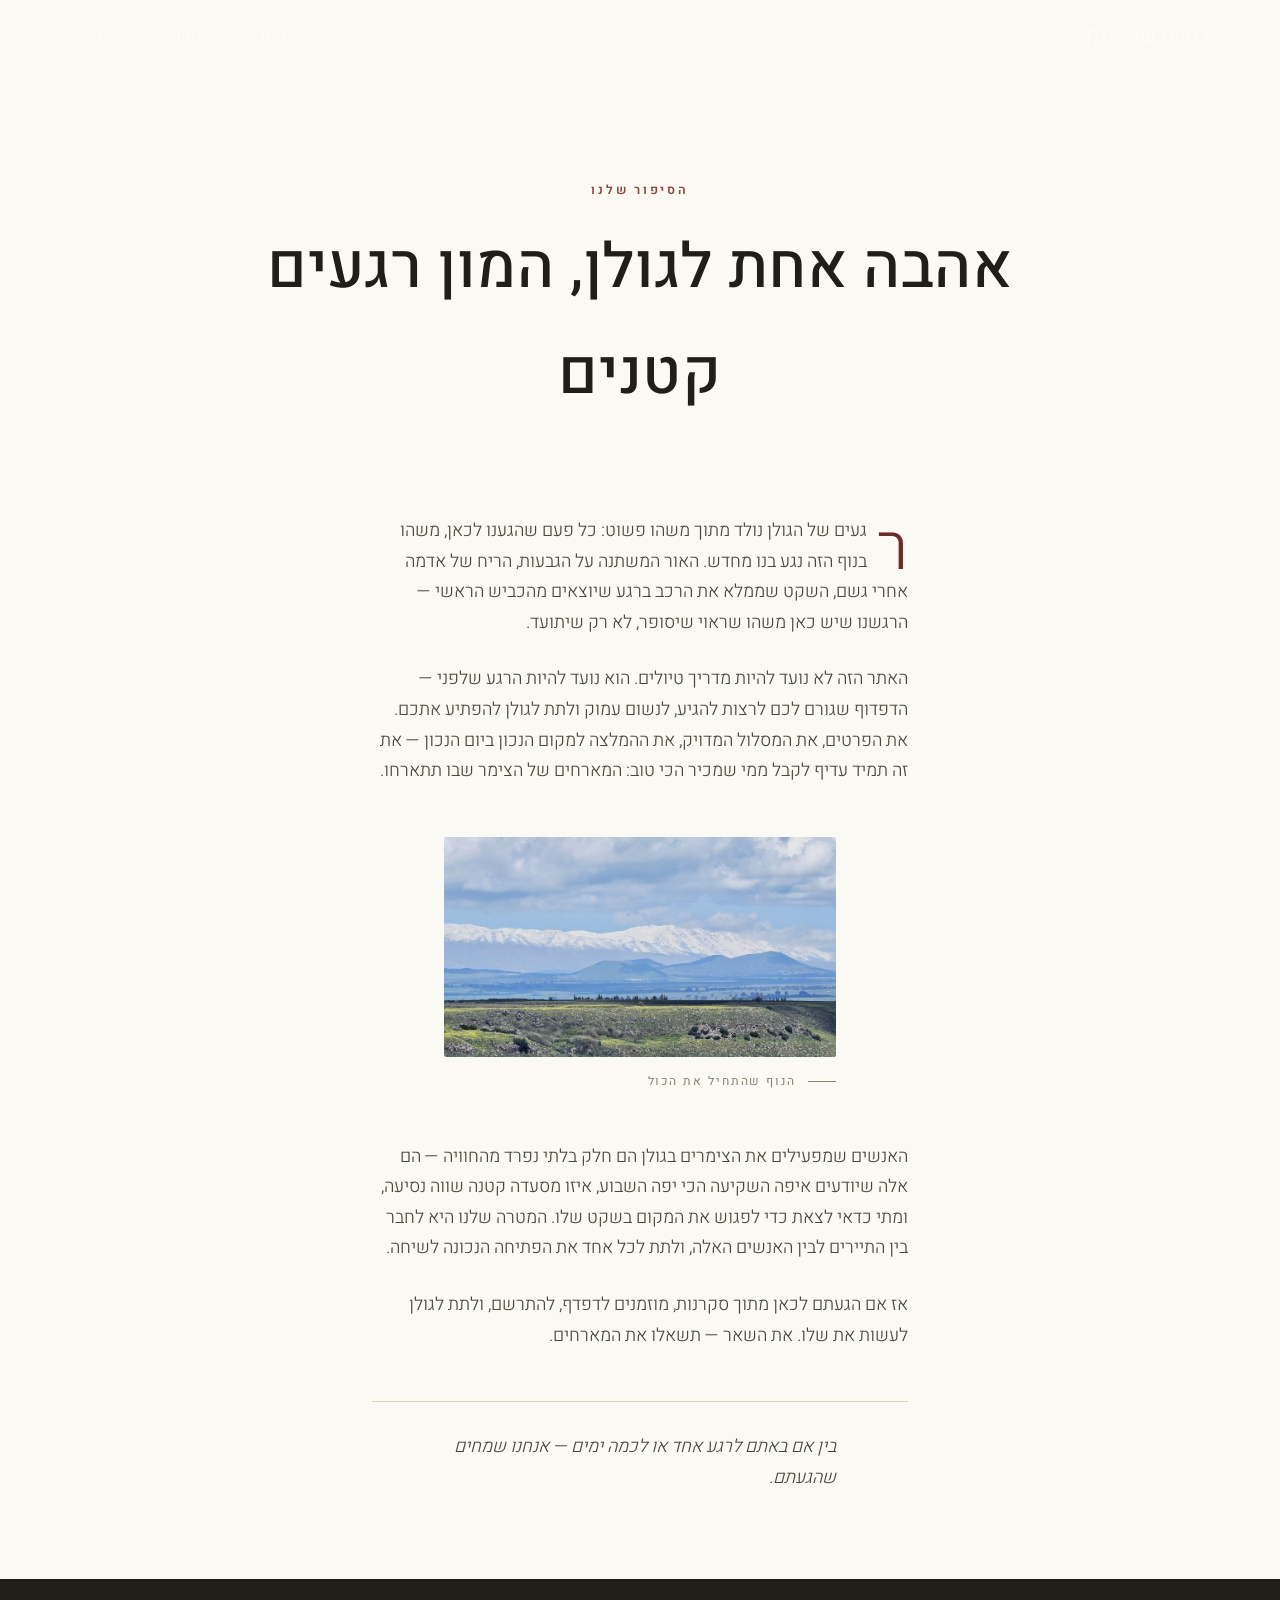
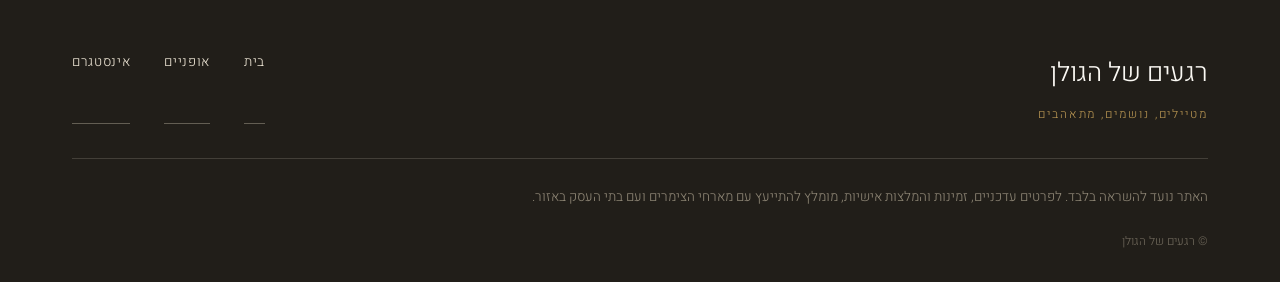
<file: about.html>
<!DOCTYPE html>
<html lang="he" dir="rtl">
<head>
<meta charset="UTF-8">
<meta name="viewport" content="width=device-width, initial-scale=1.0">
<title>הסיפור שלנו — רגעים של הגולן</title>
<meta name="description" content="הסיפור מאחורי רגעים של הגולן — אתר השראה שנולד מאהבה לגולן ולמארחי הצימרים שבו.">
<link rel="preconnect" href="https://fonts.googleapis.com">
<link rel="preconnect" href="https://fonts.gstatic.com" crossorigin>
<link href="https://fonts.googleapis.com/css2?family=Frank+Ruhl+Libre:ital,wght@0,400;0,500;0,700;1,400;1,500&family=Assistant:wght@300;400;600;700&family=Heebo:wght@300;400;500;600&display=swap" rel="stylesheet">
<link rel="stylesheet" href="css/style.css">
</head>
<body>

<nav class="site-nav is-solid">
  <div class="site-nav__mark">רגעים של הגולן</div>
  <div class="site-nav__links">
    <a href="index.html">בית</a>
	<a href="bicycle.html">אופניים</a>
    <a href="about.html">מי אנחנו</a>
    <a href="https://www.instagram.com" target="_blank" rel="noopener">אינסטגרם</a>
  </div>
</nav>

<header class="about-hero reveal">
  <span class="eyebrow">הסיפור שלנו</span>
  <h1>אהבה אחת לגולן, המון רגעים קטנים</h1>
</header>

<section class="about-body">
  <p class="reveal">רגעים של הגולן נולד מתוך משהו פשוט: כל פעם שהגענו לכאן, משהו בנוף הזה נגע בנו מחדש. האור המשתנה על הגבעות, הריח של אדמה אחרי גשם, השקט שממלא את הרכב ברגע שיוצאים מהכביש הראשי — הרגשנו שיש כאן משהו שראוי שיסופר, לא רק שיתועד.</p>

  <p class="reveal">האתר הזה לא נועד להיות מדריך טיולים. הוא נועד להיות הרגע שלפני — הדפדוף שגורם לכם לרצות להגיע, לנשום עמוק ולתת לגולן להפתיע אתכם. את הפרטים, את המסלול המדויק, את ההמלצה למקום הנכון ביום הנכון — את זה תמיד עדיף לקבל ממי שמכיר הכי טוב: המארחים של הצימר שבו תתארחו.</p>

  <figure class="about-figure reveal">
    <img src="img/nof1.jpg" alt="גבעות ירוקות מתגלגלות בגולן">
    <figcaption class="plate-label">הנוף שהתחיל את הכול</figcaption>
  </figure>

  <p class="reveal">האנשים שמפעילים את הצימרים בגולן הם חלק בלתי נפרד מהחוויה — הם אלה שיודעים איפה השקיעה הכי יפה השבוע, איזו מסעדה קטנה שווה נסיעה, ומתי כדאי לצאת כדי לפגוש את המקום בשקט שלו. המטרה שלנו היא לחבר בין התיירים לבין האנשים האלה, ולתת לכל אחד את הפתיחה הנכונה לשיחה.</p>

  <p class="reveal">אז אם הגעתם לכאן מתוך סקרנות, מוזמנים לדפדף, להתרשם, ולתת לגולן לעשות את שלו. את השאר — תשאלו את המארחים.</p>

  <p class="about-signoff reveal">בין אם באתם לרגע אחד או לכמה ימים — אנחנו שמחים שהגעתם.</p>
</section>

<footer class="site-footer">
  <div class="site-footer__top">
    <div class="site-footer__mark">
      רגעים של הגולן
      <span>מטיילים, נושמים, מתאהבים</span>
    </div>
    <div class="site-footer__links">
	  <a href="index.html">בית</a>
	  <a href="bicycle.html">אופניים</a>
      <a href="https://www.instagram.com" target="_blank" rel="noopener">אינסטגרם</a>
    </div>
  </div>
  <p class="site-footer__note">האתר נועד להשראה בלבד. לפרטים עדכניים, זמינות והמלצות אישיות, מומלץ להתייעץ עם מארחי הצימרים ועם בתי העסק באזור.</p>
  <p class="site-footer__copy">© רגעים של הגולן</p>
</footer>

<script src="js/main.js"></script>
</body>
</html>
</file>
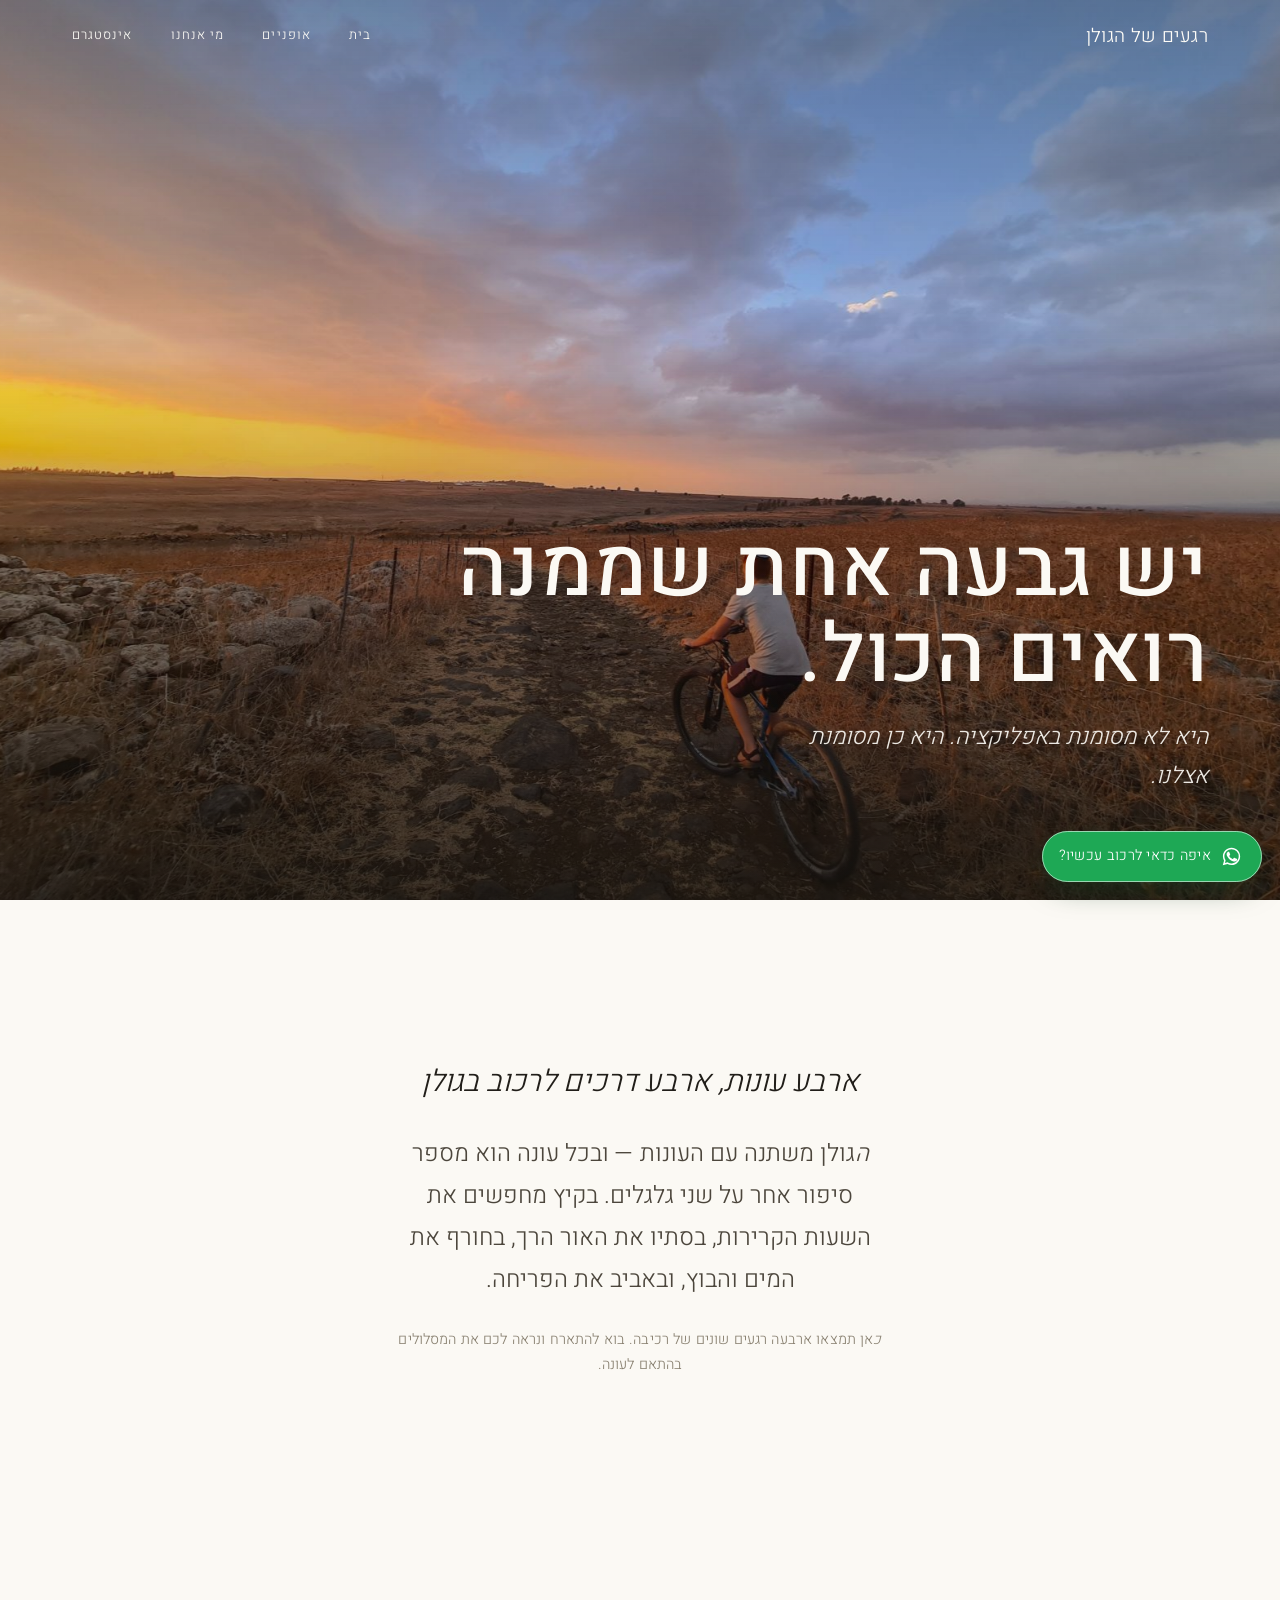
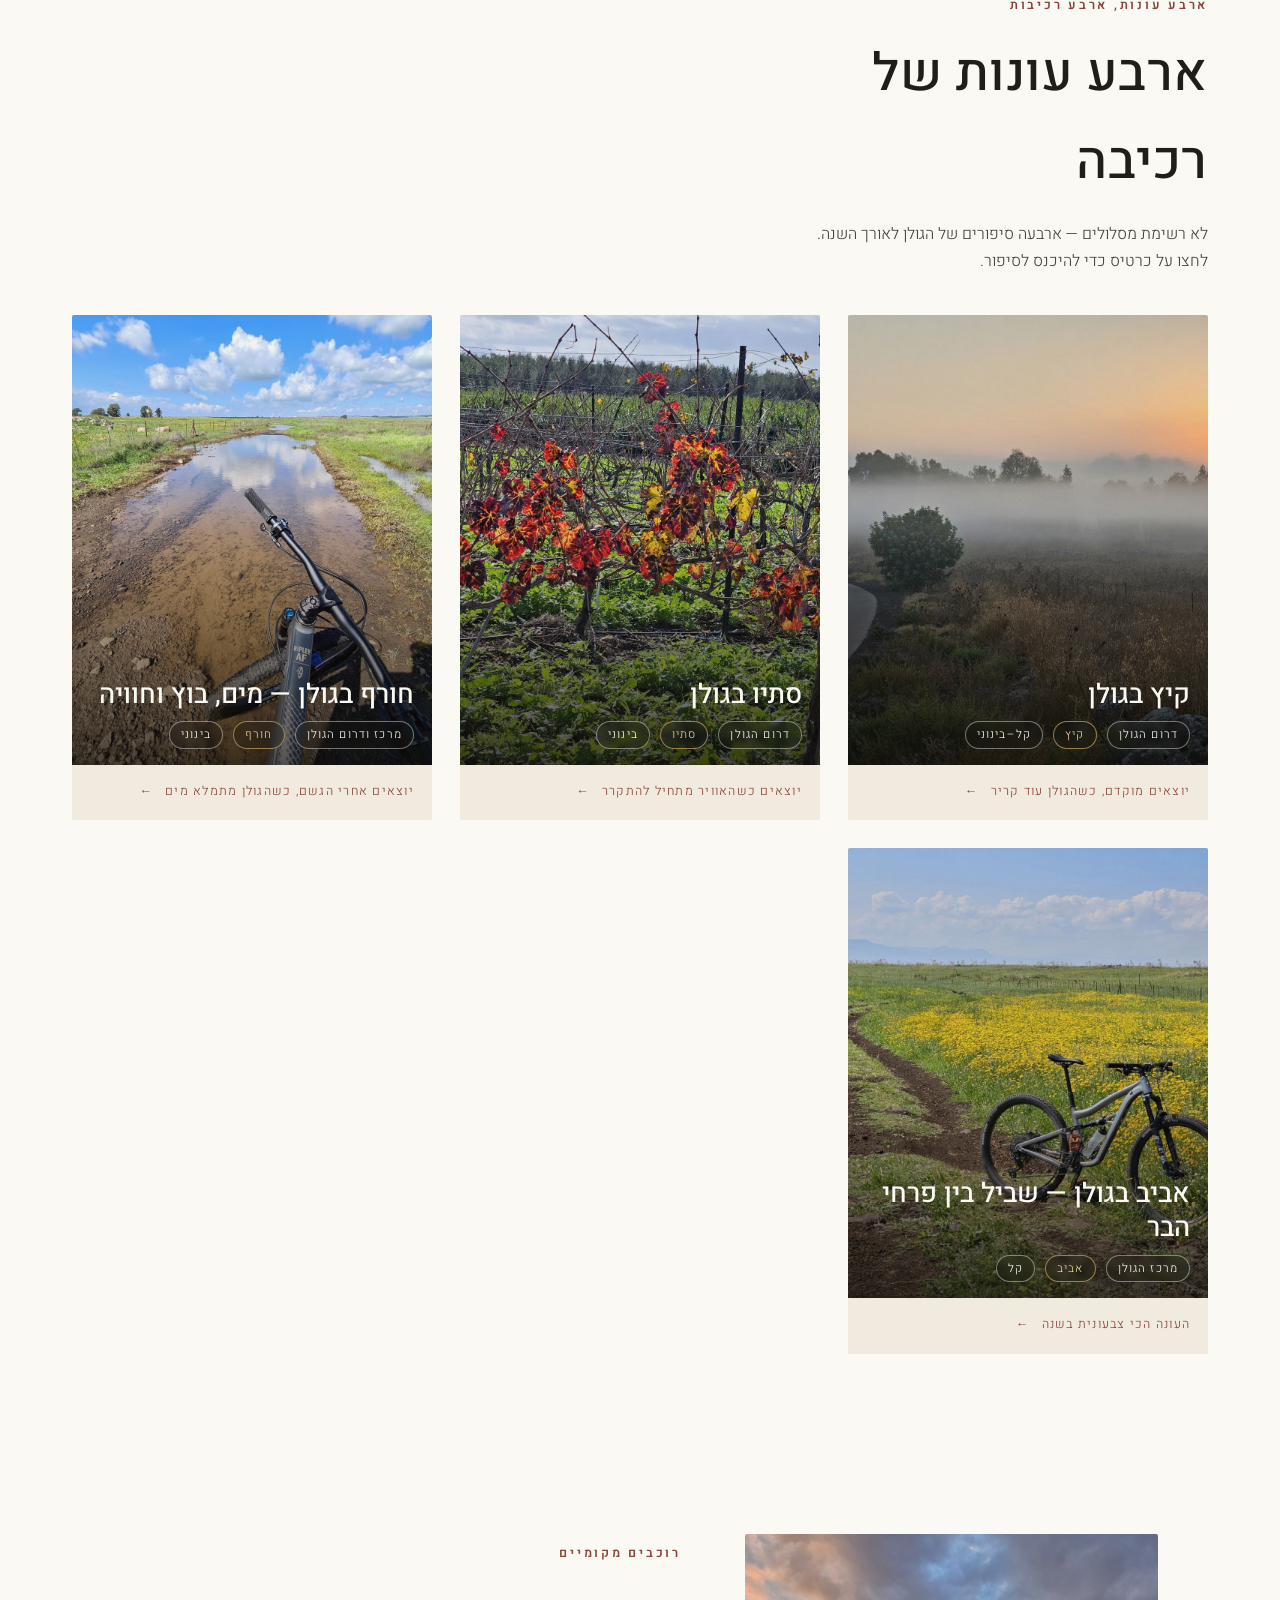
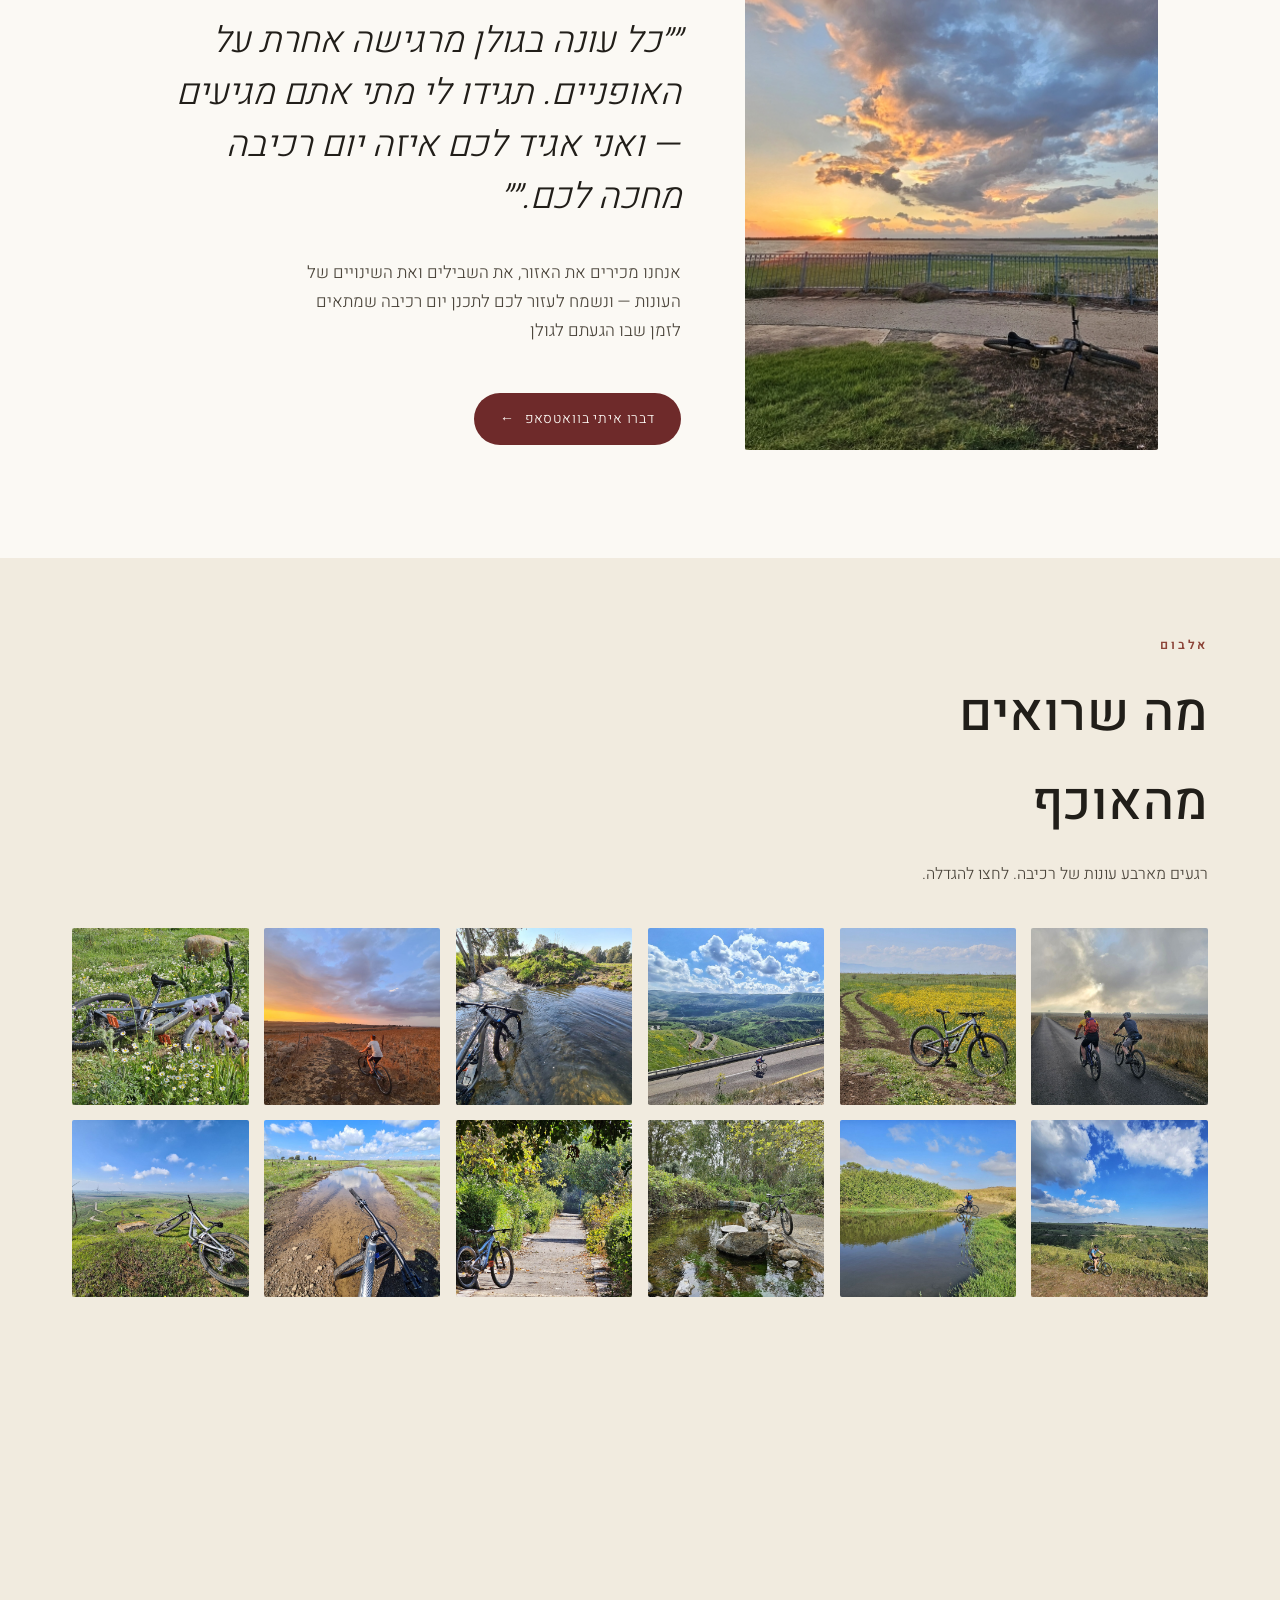
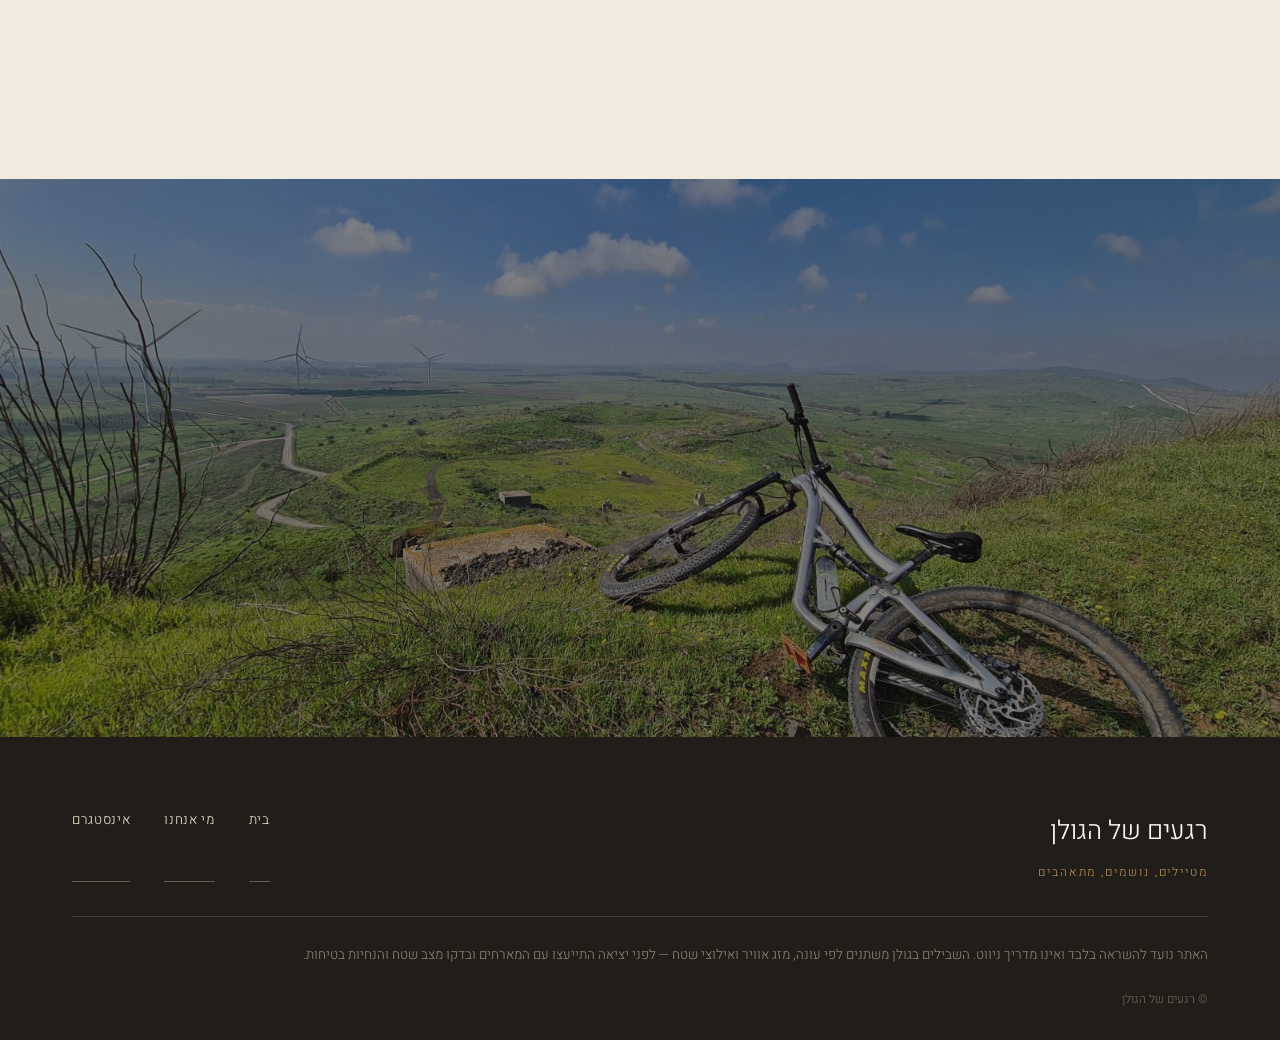
<file: bicycle.html>
<!DOCTYPE html>
<html lang="he" dir="rtl">
<head>
<meta charset="UTF-8">
<meta name="viewport" content="width=device-width, initial-scale=1.0">
<title>על שני גלגלים בגולן — רגעים של הגולן</title>
<meta name="description" content="רכיבת אופניים בגולן לאורך כל עונות השנה">

<meta property="og:title" content="על שני גלגלים בגולן — רגעים של הגולן" />
<meta property="og:image" content="https://golan-moments.pages.dev/img/trails/7.jpg" />
<meta property="og:type" content="website" />
<meta property="og:description" content="רכיבת אופניים בגולן לאורך כל עונות השנה" />
<meta property="og:url" content="https://golan-moments.pages.dev/bicycle" />
<meta property="og:site_name" content="על שני גלגלים בגולן — רגעים של הגולן" />

<link rel="preconnect" href="https://fonts.googleapis.com">
<link rel="preconnect" href="https://fonts.gstatic.com" crossorigin>
<link href="https://fonts.googleapis.com/css2?family=Frank+Ruhl+Libre:ital,wght@0,400;0,500;0,700;1,400;1,500&family=Assistant:wght@300;400;600;700&family=Heebo:wght@300;400;500;600&display=swap" rel="stylesheet">
<link rel="stylesheet" href="css/style.css">

<!--
  ============================================================
  bicycle.html — prototype
  ============================================================
  MEDIA STATUS
  ------------------------------------------------------------
  DONE — all stills come from ./img/trails/ (1.jpg … 15.jpg).
    · page hero ......... img/trails/4.jpg
    · trail cards ...... TRAILS[n].card
    · trail story hero . TRAILS[n].hero
    · trail photo strip  TRAILS[n].photos  (4 each, 4–6 supported)
    · gallery .......... GALLERY  (all 15)
    · final invite ..... img/trails/12.jpg

  VIDEO — wired. A trail plays its clip as soon as TRAILS[n].clip has
  a `src`; give it only a `poster` and it falls back to a badged still
  slot. Clips are muted-looping with a sound toggle. The hero loop is
  <video class="bike-hero__vid"> in the markup above.

  STILL TODO — one portrait:
    · Owner portrait ... search TODO-OWNER-PHOTO
      still generated art; replace with <img src="img/owner.jpg">.
    Owner name + quote are placeholder copy — search TODO-OWNER.

  Slots marked with a dashed on-screen badge (.ph-badge) are the
  ones still awaiting real media. Delete .proto-flag and the
  .ph-badge rules once video is in.
  ============================================================
-->

<style>
/* ============================================================
   bicycle.html — page-specific layer.
   Inherits all tokens from css/style.css (paper / ink / wine /
   olive / gold). Adds one token: --dust, for the trail pages.
   ============================================================ */
:root{
  --dust:      #C29B63;
  --dust-deep: #8A6A3B;
  --basalt:    #3A3A34;
}

/* ============================================================
   1 — HERO. One moment, not a slideshow.
   ============================================================ */
.bike-hero{
  position: relative;
  height: 100svh;
  min-height: 580px;
  display: flex;
  align-items: flex-end;
  overflow: hidden;
  background: var(--basalt);
}
.bike-hero__media{
  position: absolute; inset: 0;
  overflow: hidden;
}
.bike-hero__media > img,
.bike-hero__media > video{
  width: 100%; height: 100%;
  object-fit: cover;
  display: block;
}
.bike-hero::after{
  content:"";
  position: absolute; inset: 0;
  background: linear-gradient(180deg, rgba(20,18,14,.34) 0%, rgba(20,18,14,.05) 40%, rgba(20,18,14,.72) 100%);
  z-index: 1;
}
.bike-hero__content{
  position: relative; z-index: 2;
  width: 100%;
  color: var(--paper);
  padding: 0 var(--page-pad) clamp(56px, 9vh, 110px);
}
.bike-hero__title{
  font-size: clamp(38px, 7.4vw, 82px);
  line-height: 1.04;
  color: var(--paper);
  max-width: 18ch;
  text-shadow: 0 2px 34px rgba(0,0,0,.35);
}
.bike-hero__sub{
  margin-top: 20px;
  font-family: var(--display);
  font-style: italic;
  font-size: clamp(16px, 2.2vw, 23px);
  color: var(--paper);
  opacity: .92;
  max-width: 32ch;
}

/* ============================================================
   2 — TRAIL CARDS. Mood + area + season. Not a database.
   ============================================================ */
.trails{
  padding: clamp(80px, 12vh, 140px) 0 clamp(50px, 8vh, 90px);
}
.trails__grid{
  max-width: 1400px;
  margin: 0 auto;
  padding: 0 var(--page-pad);
  display: grid;
  grid-template-columns: repeat(auto-fit, minmax(290px, 1fr));
  gap: clamp(16px, 2.2vw, 30px);
}
.tcard{
  position: relative;
  border: 0;
  padding: 0;
  margin: 0;
  background: var(--paper-dim);
  border-radius: 2px;
  overflow: hidden;
  text-align: right;
  font: inherit;
  color: inherit;
  cursor: pointer;
  display: flex;
  flex-direction: column;
  transition: transform .6s cubic-bezier(.2,.7,.2,1), box-shadow .6s ease;
}
.tcard:hover, .tcard:focus-visible{
  transform: translateY(-6px);
  box-shadow: 0 18px 44px -22px rgba(33,30,25,.5);
  outline: none;
}
.tcard:focus-visible{ box-shadow: 0 0 0 2px var(--wine), 0 18px 44px -22px rgba(33,30,25,.5); }
.tcard__media{
  display: block;
  position: relative;
  aspect-ratio: 4/5;
  overflow: hidden;
  background: var(--paper-deep);
}
.tcard__media > svg, .tcard__media > img{
  width: 100%; height: 100%; object-fit: cover;
  transition: transform 1.2s cubic-bezier(.2,.7,.2,1);
}
.tcard:hover .tcard__media > svg, .tcard:hover .tcard__media > img{ transform: scale(1.06); }
.tcard__media::after{
  content:"";
  position:absolute; inset:0;
  background: linear-gradient(0deg, rgba(15,13,10,.72) 0%, rgba(15,13,10,.05) 55%);
}
.tcard__meta{
  display: block;
  position: absolute;
  z-index: 3;
  right: 18px; left: 18px; bottom: 16px;
  color: var(--paper);
}
.tcard__mood, .tcard__tags{ display: block; }
.tcard__tags{ display: flex; }
.tcard__mood{
  font-family: var(--display);
  font-size: clamp(21px, 2.3vw, 27px);
  font-weight: 500;
  line-height: 1.25;
}
.tcard__tags{
  margin-top: 10px;
  display: flex;
  flex-wrap: wrap;
  gap: 8px 10px;
  font-family: var(--caption);
  font-size: 11.5px;
  letter-spacing: .1em;
}
.tcard__tag{
  border: 1px solid rgba(251,249,244,.42);
  border-radius: 999px;
  padding: 3px 11px;
  backdrop-filter: blur(3px);
  background: rgba(20,18,14,.22);
}
.tcard__tag--season{ border-color: rgba(176,143,79,.85); color: #E8CF9C; }
.tcard__foot{
  padding: 16px 18px 18px;
  display: flex;
  align-items: center;
  justify-content: space-between;
  gap: 12px;
  font-family: var(--caption);
  font-size: 12.5px;
  letter-spacing: .1em;
  color: var(--wine-soft);
}
.tcard__foot .count{ color: var(--ink-faint); letter-spacing: .06em; }
.tcard__arrow{ transition: transform .4s ease; }
.tcard:hover .tcard__arrow{ transform: translateX(-5px); }

/* ============================================================
   4 — OWNER. A face, not a form.
   ============================================================ */
.owner{
  display: grid;
  grid-template-columns: 0.85fr 1.15fr;
  gap: var(--spread-gap);
  align-items: center;
  max-width: 1180px;
  margin: 0 auto;
  padding: clamp(80px, 12vh, 140px) var(--page-pad);
}
.owner__portrait{
  position: relative;
  border-radius: 2px;
  overflow: hidden;
  background: var(--paper-deep);
  aspect-ratio: 4/5;
}
.owner__portrait > svg, .owner__portrait > img{ width:100%; height:100%; object-fit: cover; }
.owner__quote{
  font-family: var(--display);
  font-style: italic;
  font-size: clamp(22px, 3.1vw, 36px);
  line-height: 1.45;
  color: var(--ink);
  max-width: 26ch;
}
.owner__name{
  margin-top: 26px;
  padding-top: 20px;
  border-top: 1px solid var(--line);
  font-family: var(--caption);
  font-size: 13px;
  letter-spacing: .14em;
  color: var(--ink-faint);
}
.owner__name strong{ color: var(--ink); font-weight: 600; letter-spacing: .06em; }
.owner__body{ margin-top: 20px; color: var(--ink-soft); max-width: 44ch; }
.owner__cta{
  display: inline-flex;
  align-items: center;
  gap: 10px;
  margin-top: 30px;
  background: var(--wine);
  color: var(--white);
  padding: 14px 26px;
  border-radius: 999px;
  font-family: var(--caption);
  font-size: 14px;
  letter-spacing: .06em;
  transition: background .3s ease, transform .3s ease;
}
.owner__cta:hover{ background: var(--wine-soft); transform: translateY(-2px); }
@media (max-width: 900px){
  .owner{ grid-template-columns: 1fr; }
}

/* ============================================================
   5 — GALLERY + LIGHTBOX
   ============================================================ */
.gal{
  padding: clamp(50px, 8vh, 90px) 0 clamp(70px, 11vh, 130px);
  background: var(--paper-dim);
}
.gal__grid{
  max-width: 1400px;
  margin: 0 auto;
  padding: 0 var(--page-pad);
  display: grid;
  grid-template-columns: repeat(auto-fill, minmax(160px, 1fr));
  gap: clamp(8px, 1.2vw, 16px);
}
.gtile{
  position: relative;
  padding: 0; border: 0; margin: 0;
  background: var(--paper-deep);
  border-radius: 2px;
  overflow: hidden;
  cursor: pointer;
  aspect-ratio: 1/1;
}
/* uniform square tiles read as a clean contact sheet */
.gtile > svg, .gtile > img{ width:100%; height:100%; object-fit: cover; transition: transform 1s cubic-bezier(.2,.7,.2,1), filter .5s; }
.gtile:hover > svg, .gtile:hover > img{ transform: scale(1.07); }
.gtile:focus-visible{ outline: 2px solid var(--wine); outline-offset: 2px; }

/* lightbox */
.lb{
  position: fixed; inset: 0; z-index: 400;
  background: rgba(14,13,11,.94);
  display: none;
  align-items: center;
  justify-content: center;
  padding: clamp(16px, 5vw, 60px);
}
.lb.is-open{ display: flex; }
.lb__stage{
  position: relative;
  max-width: min(1100px, 100%);
  width: 100%;
}
.lb__media{
  width: 100%;
  max-height: 78svh;
  aspect-ratio: 3/2;
  border-radius: 2px;
  overflow: hidden;
  background: #191814;
}
.lb__media > svg, .lb__media > img{ width:100%; height:100%; object-fit: contain; }
.lb__cap{
  margin-top: 14px;
  font-family: var(--caption);
  font-size: 13px;
  letter-spacing: .1em;
  color: var(--paper-deep);
  display: flex;
  justify-content: space-between;
  gap: 12px;
}
.lb__nav{
  position: absolute;
  top: 50%; transform: translateY(-50%);
  width: 46px; height: 46px;
  border-radius: 50%;
  border: 1px solid rgba(251,249,244,.3);
  background: rgba(20,18,14,.5);
  color: var(--paper);
  font-size: 20px;
  line-height: 1;
  cursor: pointer;
  display: grid; place-items: center;
  transition: background .3s, border-color .3s;
}
.lb__nav:hover{ background: var(--wine); border-color: var(--wine); }
.lb__nav--prev{ right: -8px; }
.lb__nav--next{ left: -8px; }
@media (max-width: 700px){
  .lb__nav--prev{ right: 4px; } .lb__nav--next{ left: 4px; }
}

/* shared close button (lightbox + story) */
.x-close{
  position: fixed;
  top: 16px; left: 16px;
  z-index: 10;
  width: 44px; height: 44px;
  border-radius: 50%;
  border: 1px solid rgba(251,249,244,.32);
  background: rgba(20,18,14,.55);
  color: var(--paper);
  font-size: 19px;
  cursor: pointer;
  display: grid; place-items: center;
  transition: background .3s, transform .3s;
}
.x-close:hover{ background: var(--wine); transform: rotate(90deg); }

/* ============================================================
   6 — TRAIL STORY OVERLAY
   ============================================================ */
.story{
  position: fixed; inset: 0; z-index: 380;
  background: var(--paper);
  overflow-y: auto;
  overscroll-behavior: contain;
  display: none;
}
.story.is-open{ display: block; animation: storyIn .5s cubic-bezier(.2,.7,.2,1); }
@keyframes storyIn{ from{ opacity:0; transform: translateY(18px); } to{ opacity:1; transform:none; } }

.story__hero{
  position: relative;
  height: min(62svh, 620px);
  overflow: hidden;
  background: var(--basalt);
  display: flex;
  align-items: flex-end;
}
.story__hero > .scene-wrap{ position:absolute; inset:0; }
.story__hero::after{
  content:""; position:absolute; inset:0;
  background: linear-gradient(180deg, rgba(20,18,14,.3), rgba(20,18,14,.08) 45%, rgba(20,18,14,.8));
}
.story__head{
  position: relative; z-index: 2;
  color: var(--paper);
  padding: 0 var(--page-pad) clamp(30px, 5vh, 56px);
  width: 100%;
}
.story__head h2{
  color: var(--paper);
  font-size: clamp(30px, 5.2vw, 58px);
  max-width: 20ch;
}
.story__head .tcard__tags{ margin-top: 16px; }

.story__body{
  max-width: 780px;
  margin: 0 auto;
  padding: clamp(40px, 7vh, 74px) var(--page-pad) 0;
}
.story__texture p{
  font-size: clamp(18px, 2.2vw, 21px);
  line-height: 1.8;
  color: var(--ink-soft);
  margin: 0 0 22px;
}
.story__texture p:first-child::first-letter{
  font-family: var(--display);
  font-size: 58px;
  float: right;
  line-height: .82;
  padding-left: 10px;
  margin-top: 6px;
  color: var(--wine);
}

.story__clip{
  max-width: 1080px;
  margin: clamp(30px, 6vh, 60px) auto 0;
  padding: 0 var(--page-pad);
}
.story__clip .clipframe{
  position: relative;
  aspect-ratio: 16/9;
  border-radius: 2px;
  overflow: hidden;
  background: var(--basalt);
}
.story__clip .clipframe > img,
.story__clip .clipframe > video{ width:100%; height:100%; object-fit: cover; }
.clip-tag{
  position: absolute; z-index: 3;
  right: 14px; top: 14px;
  font-family: var(--caption);
  font-size: 10.5px;
  letter-spacing: .16em;
  color: var(--paper);
  background: rgba(20,18,14,.6);
  border: 1px solid rgba(251,249,244,.28);
  border-radius: 999px;
  padding: 5px 12px;
  backdrop-filter: blur(3px);
}
.story__clip figcaption{ margin-top: 12px; }

.story__strip{
  margin: clamp(34px, 6vh, 64px) 0 0;
  display: flex;
  gap: 14px;
  overflow-x: auto;
  padding: 4px var(--page-pad) 26px;
  scroll-snap-type: x mandatory;
  scrollbar-width: thin;
  scrollbar-color: var(--gold) transparent;
}
.story__strip::-webkit-scrollbar{ height: 6px; }
.story__strip::-webkit-scrollbar-thumb{ background: var(--gold); border-radius: 3px; }
.sframe{
  position: relative;
  flex: 0 0 auto;
  width: clamp(230px, 30vw, 340px);
  aspect-ratio: 3/4;
  border-radius: 2px;
  overflow: hidden;
  background: var(--paper-deep);
  scroll-snap-align: start;
  cursor: pointer;
  border: 0; padding: 0; margin: 0;
}
.sframe > svg, .sframe > img{ width:100%; height:100%; object-fit: cover; transition: transform 1s cubic-bezier(.2,.7,.2,1); }
.sframe:hover > svg, .sframe:hover > img{ transform: scale(1.05); }

.story__locked{
  max-width: 780px;
  margin: clamp(20px, 4vh, 40px) auto 0;
  padding: 0 var(--page-pad);
}
.locked{
  border: 1px solid var(--line);
  border-radius: 3px;
  background: var(--paper-dim);
  padding: clamp(24px, 4vw, 38px);
  display: flex;
  flex-wrap: wrap;
  align-items: center;
  gap: 20px 26px;
  justify-content: space-between;
}
.locked__txt{ max-width: 40ch; }
.locked h3{
  font-size: clamp(19px, 2.4vw, 25px);
  margin-bottom: 8px;
}
.locked p{ color: var(--ink-soft); font-size: 15.5px; margin: 0; }
.locked__cta{
  display: inline-flex;
  align-items: center;
  gap: 9px;
  background: var(--olive);
  color: var(--white);
  padding: 13px 24px;
  border-radius: 999px;
  font-family: var(--caption);
  font-size: 13.5px;
  letter-spacing: .06em;
  white-space: nowrap;
  transition: background .3s, transform .3s;
}
.locked__cta:hover{ background: var(--olive-soft); transform: translateY(-2px); }
.story__end{ height: clamp(50px, 9vh, 100px); }

/* ============================================================
   7 — FIXED WHATSAPP
   ============================================================ */
.wa{
  position: fixed;
  z-index: 320;
  inset: auto 18px 18px auto;
  display: inline-flex;
  align-items: center;
  gap: 10px;
  background: #1EA855;
  color: #fff;
  padding: 13px 20px 13px 17px;
  border-radius: 999px;
  font-family: var(--caption);
  font-size: 14.5px;
  letter-spacing: .02em;
  box-shadow: 0 12px 30px -10px rgba(12,60,32,.65);
  transition: transform .35s cubic-bezier(.2,.7,.2,1), background .3s;
}
.wa:hover{ transform: translateY(-3px) scale(1.03); background: #17914A; }
.wa svg{ width: 21px; height: 21px; flex: 0 0 auto; }
.wa__txt{ display: inline; }
@media (max-width: 560px){
  .wa{ padding: 14px; }
  .wa__txt{ display: none; }
}
.wa::after{
  content:"";
  position:absolute; inset:0;
  border-radius: inherit;
  border: 1px solid rgba(255,255,255,.55);
  animation: waPulse 2.6s ease-out infinite;
}
@keyframes waPulse{
  0%{ transform: scale(1); opacity: .7; }
  70%{ transform: scale(1.28); opacity: 0; }
  100%{ opacity: 0; }
}

/* ============================================================
   8 — PLACEHOLDER "VIDEO" SCENE ANIMATION
   Parallax ridge drift + dust + rider bob. Delete along with
   the placeholders once real footage is in.
   ============================================================ */
.scene-wrap{ position: relative; overflow: hidden; background: var(--basalt); }
.scene-wrap svg{ width:100%; height:100%; display:block; }
.scene-wrap[data-live] .lyr-1{ animation: drift 26s linear infinite; }
.scene-wrap[data-live] .lyr-2{ animation: drift 17s linear infinite; }
.scene-wrap[data-live] .lyr-3{ animation: drift 10s linear infinite; }
@keyframes drift{ from{ transform: translateX(0); } to{ transform: translateX(-160px); } }
.scene-wrap[data-live] .rider{ animation: bob 1.05s ease-in-out infinite; }
@keyframes bob{ 0%,100%{ transform: translateY(0) } 50%{ transform: translateY(-3.5px) } }
.scene-wrap[data-live] .dust{ animation: puff 2.4s ease-out infinite; }
.scene-wrap[data-live] .dust:nth-of-type(2){ animation-delay: .5s; }
.scene-wrap[data-live] .dust:nth-of-type(3){ animation-delay: 1.1s; }
.scene-wrap[data-live] .dust:nth-of-type(4){ animation-delay: 1.7s; }
@keyframes puff{
  0%{ opacity:.55; transform: translate(0,0) scale(.5); }
  100%{ opacity:0; transform: translate(46px,-16px) scale(2.4); }
}
.scene-wrap[data-live] .sun{ animation: sunPulse 9s ease-in-out infinite alternate; }
@keyframes sunPulse{ from{ opacity:.75 } to{ opacity:1 } }
.grain{
  position:absolute; inset:-40%;
  pointer-events:none;
  opacity:.16;
  mix-blend-mode: overlay;
  background-image: url("data:image/svg+xml,%3Csvg xmlns='http://www.w3.org/2000/svg' width='120' height='120'%3E%3Cfilter id='n'%3E%3CfeTurbulence type='fractalNoise' baseFrequency='.85' numOctaves='3'/%3E%3C/filter%3E%3Crect width='120' height='120' filter='url(%23n)'/%3E%3C/svg%3E");
}
.scene-wrap[data-live] .grain{ animation: grainShift .9s steps(3) infinite; }
@keyframes grainShift{
  0%{ transform: translate(0,0) } 33%{ transform: translate(-6%,4%) } 66%{ transform: translate(5%,-5%) }
}
.ph-badge{
  position:absolute; z-index:4;
  right: 12px; bottom: 12px;
  font-family: var(--caption);
  font-size: 10px;
  letter-spacing: .14em;
  color: rgba(251,249,244,.8);
  background: rgba(20,18,14,.45);
  border: 1px dashed rgba(251,249,244,.35);
  border-radius: 2px;
  padding: 4px 9px;
}
.bike-hero__img,
.bike-hero__vid{
  position: absolute; inset: 0;
  width: 100%; height: 100%;
  object-fit: cover;
  animation: hero-settle 2.6s ease-out forwards;   /* keyframes live in css/style.css */
}
.story__heroimg{
  position: absolute; inset: 0;
  width: 100%; height: 100%;
  object-fit: cover;
}
.clipposter,
.clipframe video{
  position: absolute; inset: 0;
  width: 100%; height: 100%;
  object-fit: cover;
}

/* clip controls: sound toggle, plus a play fallback for when the
   browser refuses to autoplay (iOS Low Power Mode, data saver) */
.clipsound, .clipplay{
  position: absolute; z-index: 4;
  font-family: var(--caption);
  font-size: 12px;
  letter-spacing: .08em;
  color: var(--paper);
  background: rgba(20,18,14,.55);
  border: 1px solid rgba(251,249,244,.35);
  border-radius: 999px;
  padding: 7px 14px;
  cursor: pointer;
  backdrop-filter: blur(4px);
  transition: background .3s ease, border-color .3s ease, transform .3s ease;
}
.clipsound:hover, .clipplay:hover{ background: var(--wine); border-color: var(--wine); }
.clipsound{ right: 14px; bottom: 14px; }
.clipplay{
  right: 50%; top: 50%;
  transform: translate(50%, -50%);
  width: 66px; height: 66px;
  border-radius: 50%;
  padding: 0;
  display: grid; place-items: center;
  font-size: 19px;
}
.clipplay:hover{ transform: translate(50%, -50%) scale(1.06); }
.clipplay[hidden]{ display: none; }
/* hero badge moves clear of the fixed WhatsApp button */
.ph-badge--hero{ right: auto; left: 12px; bottom: auto; top: 76px; }

body.is-locked{ overflow: hidden; }

/* the 4th nav link wraps on small phones */
@media (max-width: 620px){
  .site-nav{ padding: 14px var(--page-pad); }
  .site-nav__mark{ font-size: 16px; }
  .site-nav__links{ gap: 15px; font-size: 12px; }
}

/* the map renders small on phones — scale its lettering up so the
   two village names stay legible at ~0.4x */
@media (max-width: 760px){
  .map-pin-label{ font-size: 30px; }
  .map-pin-sub{ font-size: 21px; letter-spacing: .06em; }
  .map-mystery-label{ font-size: 25px; }
}

@media (prefers-reduced-motion: reduce){
  .scene-wrap *{ animation: none !important; }
  .wa::after{ animation: none !important; }
}
</style>
</head>
<body>

<nav class="site-nav">
  <div class="site-nav__mark">רגעים של הגולן</div>
  <div class="site-nav__links">
    <a href="index.html">בית</a>
    <a href="bicycle.html">אופניים</a>
    <a href="about.html">מי אנחנו</a>
    <a href="https://www.instagram.com/golanmoments/" target="_blank" rel="noopener">אינסטגרם</a>
  </div>
</nav>

<!-- ============================================================
     1 · HERO — one unforgettable moment
     The hero loop. `poster` is the frame shown until enough video has
     buffered, so it must point at a file that exists — otherwise the
     hero is blank on first paint.
     ============================================================ -->
<header class="bike-hero hero"><!-- `hero` kept so js/main.js finds it for the nav-solid threshold -->
  <div class="bike-hero__media">
    <video class="bike-hero__vid"
           src="video/hero-loop-web.mp4"
           poster="img/trails/4.jpg"
           autoplay muted loop playsinline preload="auto"
           aria-label="לופ וידאו: רכיבה בשביל בשעת אור זהוב"></video>
  </div>
  <div class="bike-hero__content">
    <h1 class="bike-hero__title">יש גבעה אחת שממנה רואים הכול.</h1>
    <p class="bike-hero__sub">היא לא מסומנת באפליקציה. היא כן מסומנת אצלנו.</p>
  </div>
</header>

<!-- ============================================================
     INTRO
     ============================================================ -->
<section class="intro reveal">
  <p class="lede">ארבע עונות, ארבע דרכים לרכוב בגולן</p>
  <p>הגולן משתנה עם העונות — ובכל עונה הוא מספר סיפור אחר על שני גלגלים. בקיץ מחפשים את השעות הקרירות, בסתיו את האור הרך, בחורף את המים והבוץ, ובאביב את הפריחה.</p>
  <p class="fine">כאן תמצאו ארבעה רגעים שונים של רכיבה. בוא להתארח ונראה לכם את המסלולים בהתאם לעונה.</p>
</section>

<!-- ============================================================
     2 · TRAIL CARDS
     ============================================================ -->
<section class="trails">
  <div class="section-head reveal">
    <span class="eyebrow">ארבע עונות, ארבע רכיבות</span>
    <h2>ארבע עונות של רכיבה</h2>
    <p class="sub">לא רשימת מסלולים — ארבעה סיפורים של הגולן לאורך השנה. לחצו על כרטיס כדי להיכנס לסיפור.</p>
  </div>
  <div class="trails__grid" id="trailsGrid"><!-- built by script from TRAILS --></div>
</section>

<!-- ============================================================
     4 · OWNER
     TODO-OWNER-PHOTO: replace .scene-wrap with a real portrait
     <img src="img/owner.jpg" alt="...">
     TODO-OWNER: name and quote below are placeholder text.
     ============================================================ -->
<section class="owner reveal">
  <div class="owner__portrait">
    <img src="img/local.jpg" alt="...">
  </div>
  <div class="owner__copy">
    <span class="eyebrow">רוכבים מקומיים</span>
    <p class="owner__quote">״״כל עונה בגולן מרגישה אחרת על האופניים. תגידו לי מתי אתם מגיעים — ואני אגיד לכם איזה יום רכיבה מחכה לכם.״״</p>
    
    <p class="owner__body">אנחנו מכירים את האזור, את השבילים ואת השינויים של העונות — ונשמח לעזור לכם לתכנן יום רכיבה שמתאים לזמן שבו הגעתם לגולן</p>
    <a class="owner__cta" href="https://wa.me/972547645449" target="_blank" rel="noopener">
      דברו איתי בוואטסאפ
      <span aria-hidden="true">←</span>
    </a>
  </div>
</section>

<!-- ============================================================
     5 · GALLERY
     TODO-GALLERY: swap GALLERY array in the script for real
     photos: { src, alt, cap }
     ============================================================ -->
<section class="gal">
  <div class="section-head reveal">
    <span class="eyebrow">אלבום</span>
    <h2>מה שרואים מהאוכף</h2>
    <p class="sub">רגעים מארבע עונות של רכיבה. לחצו להגדלה.</p>
  </div>
  <div class="gal__grid" id="galGrid"><!-- built by script --></div>
</section>

<!-- ============================================================
     FINAL INVITE
     ============================================================ -->
<section class="invite">
  <img src="img/trails/12.jpg" alt="אופניים בדשא מעל עמק רחב בשעת אחר צהריים" style="position:absolute;inset:0;width:100%;height:100%;object-fit:cover" loading="lazy">
  <div class="invite__content reveal" style="position:relative;z-index:2">
    <h2>בכל עונה הגולן מחכה מחדש</h2>
    <p>כתבו לנו מתי אתם מגיעים ומה אתם מחפשים — בוקר קיצי, אור סתיו, שבילים רטובים או פריחה — ונתאים לכם יום רכיבה.</p>
  </div>
</section>

<footer class="site-footer">
  <div class="site-footer__top">
    <div class="site-footer__mark">
      רגעים של הגולן
      <span>מטיילים, נושמים, מתאהבים</span>
    </div>
    <div class="site-footer__links">
      <a href="index.html">בית</a>
	  <a href="about.html">מי אנחנו</a>
      <a href="https://www.instagram.com/golanmoments/" target="_blank" rel="noopener">אינסטגרם</a>
    </div>
  </div>
  <p class="site-footer__note">האתר נועד להשראה בלבד ואינו מדריך ניווט. השבילים בגולן משתנים לפי עונה, מזג אוויר ואילוצי שטח — לפני יציאה התייעצו עם המארחים ובדקו מצב שטח והנחיות בטיחות.</p>
  <p class="site-footer__copy">© רגעים של הגולן</p>
</footer>

<!-- fixed WhatsApp -->
<a class="wa" href="https://wa.me/972547645449" target="_blank" rel="noopener" aria-label="שליחת הודעה בוואטסאפ">
  <svg viewBox="0 0 24 24" fill="currentColor" aria-hidden="true"><path d="M17.47 14.38c-.3-.15-1.76-.87-2.03-.97-.27-.1-.47-.15-.67.15-.2.3-.77.97-.95 1.17-.17.2-.35.22-.65.07-.3-.15-1.13-.42-2.15-1.33-.8-.71-1.33-1.59-1.48-1.89-.15-.3-.02-.46.13-.61.13-.13.3-.35.45-.52.15-.18.2-.3.3-.5.1-.2.05-.37-.02-.52-.08-.15-.68-1.62-.93-2.22-.24-.58-.49-.5-.67-.51h-.57c-.2 0-.52.07-.79.37-.27.3-1.03 1-1.03 2.44 0 1.44 1.05 2.83 1.2 3.03.15.2 2.06 3.28 5.05 4.47.71.31 1.26.49 1.69.63.71.22 1.36.19 1.87.12.57-.09 1.76-.72 2.01-1.42.25-.7.25-1.29.17-1.42-.07-.12-.27-.2-.57-.35Z"/><path d="M12.04 2C6.6 2 2.18 6.4 2.18 11.82c0 1.73.45 3.42 1.31 4.9L2 22l5.42-1.42a9.9 9.9 0 0 0 4.62 1.18h.01c5.43 0 9.85-4.4 9.85-9.82C21.9 6.4 17.47 2 12.04 2Zm0 17.96h-.01a8.2 8.2 0 0 1-4.16-1.14l-.3-.18-3.1.81.83-3.02-.19-.31a8.14 8.14 0 0 1-1.25-4.3c0-4.5 3.68-8.16 8.19-8.16 2.19 0 4.24.85 5.79 2.39a8.1 8.1 0 0 1 2.4 5.78c0 4.5-3.68 8.16-8.2 8.16Z"/></svg>
  <span class="wa__txt">איפה כדאי לרכוב עכשיו?</span>
</a>

<!-- trail story overlay -->
<div class="story" id="story" role="dialog" aria-modal="true" aria-labelledby="storyTitle" tabindex="-1">
  <button class="x-close" id="storyClose" type="button" aria-label="סגירה">✕</button>
  <div id="storyInner"></div>
</div>

<!-- lightbox -->
<div class="lb" id="lb" role="dialog" aria-modal="true" aria-label="תמונה מוגדלת">
  <button class="x-close" id="lbClose" type="button" aria-label="סגירה">✕</button>
  <div class="lb__stage">
    <div class="lb__media" id="lbMedia"></div>
    <div class="lb__cap"><span id="lbCap"></span><span id="lbCount" dir="ltr"></span></div>
    <button class="lb__nav lb__nav--prev" id="lbPrev" type="button" aria-label="הקודם">›</button>
    <button class="lb__nav lb__nav--next" id="lbNext" type="button" aria-label="הבא">‹</button>
  </div>
</div>

<script src="js/main.js"></script>
<script>
/* ============================================================
   bicycle.html — prototype logic
   ------------------------------------------------------------
   Sections:
     A. Content config  (TRAILS, GALLERY)  ← edit here
     B. Placeholder art generator          ← delete when real
     C. Card + gallery rendering
     D. Story overlay
     E. Lightbox
     F. Map animation trigger
     G. Reveal-on-scroll fallback
   ============================================================ */
(function(){
"use strict";

const REDUCED = window.matchMedia('(prefers-reduced-motion: reduce)').matches;
const WA = "https://wa.me/972547645449";

/* ============================================================
   A · CONTENT CONFIG
   ------------------------------------------------------------
   photos: [{ src, alt, cap }, …]      4–6 per trail
   card / hero: { src, alt }
   clip: { src, poster, note }   — `src` optional; without it the
         clip renders as a still slot with a "coming soon" badge.
   ============================================================ */
const IMG = 'img/trails/';

const TRAILS = [
  {
    mood: "קיץ בגולן",
    area: "דרום הגולן",
    season: "קיץ",
    effort: "קל–בינוני",
    lead: "יוצאים מוקדם, כשהגולן עוד קריר",
    palette: "dawn",
    card: {src: IMG+"tayeletdrom14.jpg", alt: "רוכב בירידה מפותלת עם נוף פתוח"},
    hero: {src: IMG+"klali48.jpg", alt: "שני רוכבים על כביש שקט בשעת בוקר"},
    /*clip: {poster: IMG+"2.jpg", note: "22 שניות · הירידה המפותלת"},*/
	clip: { src: "video/20260814-web.mp4", poster: "img/trails/klali48.jpg", note: "בוקר קיצי בגולן" },
    texture: [
      "בקיץ יוצאים מוקדם. האספלט עוד קר, האוויר צלול, והגולן מתעורר לאט. כמה שעות אחר כך כבר מרגישים היטב את השמש.",
      "יש נקודה אחת שבה הכביש מתיישר ופתאום כל הנוף נפתח לפניך. הערפל מתפזר לשניה ותל עצום נראה באופק.",
      "האם נעלה עליו ונצפה על העננים מלמעלה? או שנפנה למאגר ונהנה מהתשקפות המים בזריחה? לא  משנה הסדר."
    ],
    photos: [
      {src: IMG+"tayeletdrom14.jpg", alt: "", cap: "בוקר קיצי"},
      {src: IMG+"klali47.jpg", alt: "", cap: "נחל גמלא"},
      {src: IMG+"fares9.jpg", alt: "", cap: "נוף כמו מהמטוס"},
      {src: IMG+"fares10.jpg", alt: "", cap: "נוף כמו מהמטוס"},
      {src: IMG+"mifgashhanahalim25.jpg", alt: "", cap: "מפגש הנחלים"},
      {src: IMG+"klali51.jpg", alt: "", cap: "צפון הגולן"},
      {src: IMG+"mifgashhanahalim31.jpg", alt: "", cap: "מפגש הנחלים"},
	  {src: IMG+"klali48.jpg", alt: "", cap: "הנוף נפתח"},
	  {src: IMG+"klali21.jpg", alt: "", cap: "בוקר קיצי"},
	  {src: IMG+"klali50.jpg", alt: "", cap: "מאגר בני צפת"},
	  {src: IMG+"fares8.jpg", alt: "", cap: "ערפל כבד על הבוקר"},
	  {src: IMG+"katzr9.jpg", alt: "", cap: "שקיעה במצוק"},
    ]
  },
  {
    mood: "סתיו בגולן",
    area: "דרום הגולן",
    season: "סתיו",
    effort: "בינוני",
    lead: "יוצאים כשהאוויר מתחיל להתקרר",
    palette: "dusk",
    card: {src: IMG+"klali33.jpg", alt: "שני רוכבים בדרך עפר בין שדות של סתיו"},
    hero: {src: IMG+"4.jpg",  alt: "רוכב בשביל צר בשעת אחר צהריים זהובה"},
    clip: {poster: IMG+"4.jpg", note: "אור סתיו על הרכס"},
    texture: [
      "בסתיו הגולן מחליף קצב. החום נרגע, השדות מתחילים להזהיב, והאור של אחר הצהריים נעשה רך יותר בכל יום.",
      "יש רכס אחד שבו האור של הסתיו נופל בדיוק על השדות. זו אחת הנקודות שהכי כיף להגיע אליהן בזמן הנכון.",
      "רוכבים עד האור האחרון וחוזרים בקצב רגוע. הימים מתקצרים, והערב בגולן מגיע מהר."
    ],
    photos: [
      {src: IMG+"bneiyehuda1.jpg", alt: "", cap: "טיילת דרום הגולן"},
      {src: IMG+"hatzavim3.jpg", alt: "", cap: "טיילת דרום הגולן"},
      {src: IMG+"hazeka1.jpg", alt: "", cap: "חלמוניות בתל חזקה"},
      {src: IMG+"kramim1.jpg", alt: "", cap: "כרמים בסתיו"},
	  {src: IMG+"klali33.jpg", alt: "", cap: "כרמים בסתיו"},
      {src: IMG+"kramim2.jpg", alt: "", cap: "כרמים בסתיו"},
      {src: IMG+"tayeletmavohama39.jpg", alt: "", cap: "טיילת מבוא חמה"},
	  {src: IMG+"yaarodem11.jpg", alt: "", cap: "יער אודם"},
    ]
  },
  {
    mood: "חורף בגולן — מים, בוץ וחוויה",
    area: "מרכז ודרום הגולן",
    season: "חורף",
    effort: "בינוני",
    lead: "יוצאים אחרי הגשם, כשהגולן מתמלא מים",
    palette: "oak",
    card: {src: IMG+"9.jpg",  alt: "מבט מהכידון על שביל בוץ אחרי הגשם"},
    hero: {src: IMG+"hermon14.jpg", alt: ""},
    clip: {poster: IMG+"13.jpg", note: "רכיבה וחציית נחל"},
    texture: [
      "אחרי גשם טוב הגולן משתנה לגמרי: שלוליות בשביל, נחלים זורמים, אדמה כהה ואוויר נקי. זו רכיבה שמרגישים בכל מטר.",
      "אפשר להגיע רטובים — זה חלק מהחוויה. ואם הקרקע רטובה מדי, יש גם אפשרות לבחור רכיבה יבשה יותר באותו אזור.",
      "החורף משנה את השבילים במהירות. לכן המסלול הנכון נקבע לפי הגשם ומצב הקרקע באותו יום — שווה לשאול אותנו לפני שיוצאים."
    ],
    photos: [
      {src: IMG+"9.jpg", alt: "", cap: "מים כל הדרך"},
      {src: IMG+"emekabaha1.jpg", alt: "", cap: "אתר מורשת קרב"},
      {src: IMG+"irusim2.jpg", alt: "", cap: "מפל חזק מאוד"},
      {src: IMG+"klali11.jpg", alt: "", cap: "נוף גולני"},
      {src: IMG+"mapaleliad3.jpg", alt: "", cap: "רגע נדיר"},
      {src: IMG+"zrimot55.jpg", alt: "", cap: "נחל שיוצא ממאגר"},
      {src: IMG+"12.jpg", alt: "", cap: "אחרי עליה קשה"},
      {src: IMG+"zrimot19.jpg", alt: "", cap: "מפל מיוחד ונסתר"},
      {src: IMG+"3.jpg", alt: "", cap: "חציית ערוץ זורם"},
      {src: IMG+"tzirhaneft5.jpg", alt: "", cap: "רואים רחוק"},
      {src: IMG+"yaarodem3.jpg", alt: "", cap: "פרות ביער"},
    ]
  },
  {
    mood: "אביב בגולן — שביל בין פרחי הבר",
    area: "מרכז הגולן",
    season: "אביב",
    effort: "קל",
    lead: "העונה הכי צבעונית בשנה",
    palette: "bloom",
    card: {src: IMG+"7.jpg", alt: "אופניים ליד שדה פרחי בר באביב"},
    hero: {src: IMG+"7.jpg", alt: "אופניים ליד שדה פרחי בר באביב"},
    clip: {poster: IMG+"8.jpg", note: "רכיבה בין פרחי האביב"},
    texture: [
      "באביב הגולן מתכסה בצבעים. הפריחה היא עניין של תזמון — אותו שביל יכול להיראות אחרת לגמרי משבוע לשבוע.",
      "רוכבים כאן לאט. עוצרים לצילום, מסתכלים על הפריחה, ממשיכים עוד קצת — ושוב עוצרים. זה חלק מהמסלול.",
      "יש בדרך מעיין קטן שהמקומיים אוהבים לעצור בו. מי שלא מכיר אותו יכול פשוט לחלוף לידו."
    ],
    photos: [
      {src: IMG+"8.jpg", alt: "", cap: ""},
      {src: IMG+"6.jpg", alt: "", cap: ""},
      {src: IMG+"11.jpg", alt: "", cap: ""},
      {src: IMG+"hamatgader2.jpg", alt: "", cap: ""},
      {src: IMG+"hamatgader20.jpg", alt: "", cap: ""},
      {src: IMG+"hamatgader7.jpg", alt: "", cap: ""},
      {src: IMG+"hispin9.jpg", alt: "", cap: ""},
      {src: IMG+"klali38.jpg", alt: "", cap: ""},
      {src: IMG+"mapalayit1.jpg", alt: "", cap: ""},
      {src: IMG+"priha52.jpg", alt: "", cap: ""},
      {src: IMG+"tzirhamaim13.jpg", alt: "", cap: ""},
      {src: IMG+"yehudiya16.jpg", alt: "", cap: ""},
      {src: IMG+"yaarodem7.jpg", alt: "", cap: ""},
      {src: IMG+"zrimot31.jpg", alt: "", cap: ""},
      {src: IMG+"zrimot26.jpg", alt: "", cap: ""},
      {src: IMG+"einotfahem23.jpg", alt: "", cap: ""},
    ]
  },  
];

const GALLERY = [
  {src: IMG+"klali48.jpg",  alt: "", cap: "קיץ · בוקר"},
  {src: IMG+"7.jpg",  alt: "", cap: "אביב · פריחה"},
  {src: IMG+"2.jpg",  alt: "", cap: "קיץ · ירידה"},
  {src: IMG+"13.jpg", alt: "", cap: "חורף · חצייה"},
  {src: IMG+"4.jpg",  alt: "", cap: "סתיו · אור אחרון"},
  {src: IMG+"8.jpg",  alt: "", cap: "אביב · אירוס הגולן"},
  {src: IMG+"5.jpg",  alt: "", cap: "סתיו · דרך פתוחה"},
  {src: IMG+"11.jpg", alt: "", cap: "חורף · השתקפות"},
  {src: IMG+"6.jpg",  alt: "", cap: "אביב · המעיין"},
  {src: IMG+"bneiyehuda1.jpg", alt: "", cap: "סתיו · שלכת"},
  {src: IMG+"9.jpg",  alt: "", cap: "חורף · בוץ"},
  {src: IMG+"12.jpg", alt: "", cap: "סתיו · רוח"},
  {src: IMG+"3.jpg",  alt: "", cap: "חורף · בריכה"},
  {src: IMG+"14.jpg", alt: "", cap: "קיץ · עשב"},
  {src: IMG+"10.jpg", alt: "", cap: "קיץ · צל"},
  {src: IMG+"klali51.jpg", alt: "", cap: "קיץ · צפון הגולן"},
  {src: IMG+"yaarodem7.jpg", alt: "", cap: "אביב · יער"},
  {src: IMG+"tzirhaneft5.jpg", alt: "", cap: "חורף · דרך"},
  {src: IMG+"tzirhamaim13.jpg", alt: "", cap: "אביב · מים"},
  {src: IMG+"zrimot26.jpg", alt: "", cap: "אביב · זרימות"},
  {src: IMG+"derehpatrolim5.jpg", alt: "", cap: "חורף · דרך"},
];

/* ============================================================
   B · PLACEHOLDER ART GENERATOR  (delete with the placeholders)
   Deterministic low-poly landscape, seeded so it never reshuffles.
   ============================================================ */
const PALETTES = {
  dawn:   {sky:["#2B2C3A","#6B5568","#C08A6E"], ridges:["#3A3B44","#4B4A48","#5E5A4C"], sun:"#F0C08A", flow:null},
  bloom:  {sky:["#8FB2C9","#C8D6C4","#E9E3C7"], ridges:["#5F7148","#758551","#93A162"], sun:"#FFF4CE", flow:"#E8D26A"},
  dust:   {sky:["#B99A6E","#D8BC8C","#EEDCB4"], ridges:["#7A6242","#95784F","#B0925F"], sun:"#FFE7B0", flow:null},
  dusk:   {sky:["#3D3350","#8A5560","#D08A5E"], ridges:["#2F3038","#43414A","#5A5350"], sun:"#FFC98A", flow:null},
  oak:    {sky:["#7FA0A8","#B9C9B4","#DCE2C6"], ridges:["#3E5136","#4E6242","#647353"], sun:"#EFF3D2", flow:null},
  basalt: {sky:["#4C5257","#7A8085","#A8ABA6"], ridges:["#2B2C29","#3B3D38","#51544C"], sun:"#D6D2C4", flow:null},
  hero:   {sky:["#2E3B45","#7E6E62","#D9A874"], ridges:["#33362F","#454A3A","#5E654C"], sun:"#FFD79A", flow:"#D9C070"},
  portrait:{sky:["#5C5347","#8B7B63","#C4AE8C"], ridges:["#4A4136","#5E5342","#786A52"], sun:"#EBD6AE", flow:null}
};

function mulberry32(a){
  return function(){
    a |= 0; a = a + 0x6D2B79F5 | 0;
    let t = Math.imul(a ^ a >>> 15, 1 | a);
    t = t + Math.imul(t ^ t >>> 7, 61 | t) ^ t;
    return ((t ^ t >>> 14) >>> 0) / 4294967296;
  };
}

/* Build a low-poly landscape SVG. rider=true adds a cyclist silhouette. */
function polyArt(paletteName, seed, opts){
  opts = opts || {};
  const P = PALETTES[paletteName] || PALETTES.oak;
  const rnd = mulberry32(seed * 2654435761 % 2147483647);
  /* Wide scenes are rendered into very letterboxed boxes and get
     centre-cropped, so their horizon + track sit higher up the
     viewBox — otherwise the rider lands outside the visible band. */
  const W = 1000, H = opts.tall ? 1250 : (opts.wide ? 560 : 800);
  const id = "p" + paletteName + seed + (opts.tall?"t":"") + (opts.wide?"w":"");
  let s = '';

  s += `<svg viewBox="0 0 ${W} ${H}" preserveAspectRatio="xMidYMid slice" xmlns="http://www.w3.org/2000/svg" aria-hidden="true">`;
  s += `<defs>
    <linearGradient id="sky${id}" x1="0" y1="0" x2="0" y2="1">
      <stop offset="0" stop-color="${P.sky[0]}"/><stop offset=".55" stop-color="${P.sky[1]}"/><stop offset="1" stop-color="${P.sky[2]}"/>
    </linearGradient>
    <radialGradient id="glow${id}" cx=".5" cy=".5" r=".5">
      <stop offset="0" stop-color="${P.sun}" stop-opacity=".95"/>
      <stop offset="1" stop-color="${P.sun}" stop-opacity="0"/>
    </radialGradient>
  </defs>`;
  s += `<rect width="${W}" height="${H}" fill="url(#sky${id})"/>`;

  // sun / light source
  const sx = 140 + rnd() * 720, sy = H * (0.12 + rnd() * 0.18);
  const sr = H * (0.18 + rnd() * 0.16);
  s += `<g class="sun"><circle cx="${sx.toFixed(0)}" cy="${sy.toFixed(0)}" r="${sr.toFixed(0)}" fill="url(#glow${id})"/>`;
  s += `<circle cx="${sx.toFixed(0)}" cy="${sy.toFixed(0)}" r="${(H*(0.022+rnd()*0.02)).toFixed(0)}" fill="${P.sun}" opacity=".9"/></g>`;

  // ridge layers, back → front. Horizon jitters per seed so two
  // placeholders from the same palette don't look like the same shot.
  const layers = 3;
  const hzBase = opts.tall ? 0.52 : (opts.wide ? 0.40 : 0.46);
  const horizon = H * (hzBase + (rnd() - 0.5) * 0.16);
  for (let L = 0; L < layers; L++){
    const base = horizon + (H - horizon) * (L / layers) * 0.72;
    const amp  = (H * 0.075) * (1 - L * 0.18);
    const step = W / (5 + Math.floor(rnd() * 3));
    let d = `M -80 ${base.toFixed(0)}`;
    for (let x = -80; x <= W + 160; x += step){
      const y = base - amp * (0.35 + rnd());
      d += ` L ${x.toFixed(0)} ${y.toFixed(0)}`;
    }
    d += ` L ${W + 160} ${H + 40} L -80 ${H + 40} Z`;
    s += `<path class="lyr-${L+1}" d="${d}" fill="${P.ridges[L]}" opacity="${(0.72 + L*0.12).toFixed(2)}"/>`;
  }

  // basalt facets on the front ridge
  s += `<g opacity=".26" fill="#22221E">`;
  for (let i = 0; i < 7; i++){
    const bx = rnd() * W, by = H * (0.72 + rnd() * 0.22), r = 22 + rnd() * 52;
    s += `<path d="M ${bx.toFixed(0)} ${by.toFixed(0)} l ${r.toFixed(0)} ${(r*0.5).toFixed(0)} l ${(-r*0.85).toFixed(0)} ${(r*0.22).toFixed(0)} Z"/>`;
  }
  s += `</g>`;

  // wildflower / dry-grass speckle (present on ~2 of 3 seeds)
  if (P.flow && rnd() > 0.32){
    s += `<g fill="${P.flow}" opacity=".7">`;
    for (let i = 0; i < 90; i++){
      const fx = rnd() * W, fy = H * (0.68 + rnd() * 0.32), fr = 2 + rnd() * 4.5;
      s += `<circle cx="${fx.toFixed(0)}" cy="${fy.toFixed(0)}" r="${fr.toFixed(1)}"/>`;
    }
    s += `</g>`;
  }

  // single-track hint: a pale line curving through the front ridge
  const ty = H * (opts.wide ? 0.70 : 0.86);
  const bend = (rnd() - 0.5) * H * 0.12;
  const flip = rnd() > 0.5 ? 1 : -1;
  s += `<path d="M -40 ${(ty + 50 * flip).toFixed(0)} C ${(W*0.28).toFixed(0)} ${(ty + 18 + bend).toFixed(0)}, ${(W*0.55).toFixed(0)} ${(ty - 34 + bend).toFixed(0)}, ${(W+60).toFixed(0)} ${(ty - 70 * flip).toFixed(0)}"
        fill="none" stroke="#E8DCC0" stroke-opacity="${(0.2 + rnd()*0.16).toFixed(2)}" stroke-width="${(H*(0.014+rnd()*0.014)).toFixed(0)}" stroke-linecap="round"/>`;

  // rider silhouette + dust
  if (opts.rider){
    const rx = opts.riderX != null ? opts.riderX : W * 0.62;
    const ry = ty - 22;
    const sc = opts.riderScale || (H / 800) * 1.5;
    /* soft backlight so the silhouette reads on dark palettes too */
    s += `<ellipse cx="${rx.toFixed(0)}" cy="${(ry - 14 * sc).toFixed(0)}" rx="${(90 * sc).toFixed(0)}" ry="${(58 * sc).toFixed(0)}" fill="url(#glow${id})" opacity=".32"/>`;
    /* NOTE: the positioning transform must live on the OUTER <g>. A CSS
       `transform` (the bob animation) REPLACES an SVG transform attribute
       rather than composing with it, so the animated class needs its own
       inner group or the rider snaps to the origin. */
    s += `<g transform="translate(${rx.toFixed(0)},${ry.toFixed(0)}) scale(${sc.toFixed(2)})"><g class="rider">
      <g fill="none" stroke="#1B1A16" stroke-width="3.4" stroke-linecap="round" stroke-linejoin="round">
        <circle cx="-19" cy="0" r="12"/><circle cx="19" cy="0" r="12"/>
        <path d="M-19 0 L-2 -14 L14 -14 L19 0 M-2 -14 L4 0 M4 0 L-19 0 M14 -14 L16 -22"/>
        <path d="M4 -2 L1 -18 L9 -30 L16 -22"/>
        <path d="M9 -30 L-1 -26 M9 -30 L3 -40"/>
      </g>
      <circle cx="1" cy="-44" r="5.6" fill="#1B1A16"/>
    </g></g>`;
    s += `<g fill="#E4D2AE">`;
    for (let i = 0; i < 4; i++){
      s += `<circle class="dust" cx="${(rx + 26 + i*7).toFixed(0)}" cy="${(ry + 2).toFixed(0)}" r="${(7 + i*2)}" opacity=".5"/>`;
    }
    s += `</g>`;
  }

  s += `</svg>`;
  return s;
}

/* Build a "video slot" element: animated placeholder scene + badge */
function sceneEl(paletteName, seed, opts, badge){
  const wrap = document.createElement('div');
  wrap.className = 'scene-wrap';
  if (!REDUCED) wrap.setAttribute('data-live','');
  wrap.style.width = '100%';
  wrap.style.height = '100%';
  wrap.innerHTML = polyArt(paletteName, seed, opts) + '<div class="grain" aria-hidden="true"></div>';
  if (badge){
    const b = document.createElement('span');
    b.className = 'ph-badge';
    b.textContent = badge;
    wrap.appendChild(b);
  }
  return wrap;
}

/* the hero loop is decorative — hold it on its poster frame when the
   viewer has asked for less motion */
if (REDUCED){
  const hv = document.querySelector('.bike-hero__vid');
  if (hv){ hv.removeAttribute('autoplay'); hv.pause(); }
}

/* Fill declarative data-scene hosts (owner portrait) */
document.querySelectorAll('[data-scene]').forEach(function(host, i){
  const kind = host.getAttribute('data-scene');
  const cfg = {
    portrait: ['portrait', 23, {tall:true}]
  }[kind] || ['oak', i, {}];
  host.innerHTML = polyArt(cfg[0], cfg[1], cfg[2]) + '<div class="grain" aria-hidden="true"></div>';

});

/* media renderer that accepts BOTH placeholder specs and real assets */
function mediaHTML(item, seed, opts){
  if (item && item.src){
    if (/\.(mp4|webm|mov)$/i.test(item.src)){
      return '<video src="'+item.src+'"'+(item.poster?' poster="'+item.poster+'"':'')+' autoplay muted loop playsinline></video>';
    }
    return '<img src="'+item.src+'" alt="'+(item.alt||'')+'">';
  }
  const pal = (item && item.palette) || opts.palette || 'oak';
  return polyArt(pal, seed, opts) + '<div class="grain" aria-hidden="true"></div>';
}

/* ============================================================
   C · RENDER TRAIL CARDS + GALLERY
   ============================================================ */
const grid = document.getElementById('trailsGrid');
TRAILS.forEach(function(t, i){
  const btn = document.createElement('button');
  btn.className = 'tcard reveal';
  btn.type = 'button';
  btn.setAttribute('data-trail', i);
  btn.setAttribute('aria-label', 'פתיחת הסיפור: ' + t.mood);
  btn.innerHTML =
    '<span class="tcard__media">' +
      '<img src="' + t.card.src + '" alt="' + t.card.alt + '" loading="lazy" decoding="async">' +
      '<span class="tcard__meta">' +
        '<span class="tcard__mood">' + t.mood + '</span>' +
        '<span class="tcard__tags">' +
          '<span class="tcard__tag">' + t.area + '</span>' +
          '<span class="tcard__tag tcard__tag--season">' + t.season + '</span>' +
          '<span class="tcard__tag">' + t.effort + '</span>' +
        '</span>' +
      '</span>' +
    '</span>' +
    '<span class="tcard__foot">' +
      '<span>' + t.lead + '</span>' +
      '<span class="tcard__arrow" aria-hidden="true">←</span>' +
    '</span>';
  btn.addEventListener('click', function(){ openStory(i); });
  grid.appendChild(btn);
});

const galGrid = document.getElementById('galGrid');
GALLERY.forEach(function(g, i){
  const b = document.createElement('button');
  b.className = 'gtile reveal';
  b.type = 'button';
  b.setAttribute('aria-label', 'הגדלה: ' + (g.cap || ''));
  b.innerHTML = mediaHTML(g, 300 + i * 53, {palette:g.palette});
  b.addEventListener('click', function(){ openLB(GALLERY, i, 300, 53); });
  galGrid.appendChild(b);
});

/* ============================================================
   D · STORY OVERLAY
   ============================================================ */
const story      = document.getElementById('story');
const storyInner = document.getElementById('storyInner');
const storyClose = document.getElementById('storyClose');
let lastFocus = null;

function trailPhotos(t, i){
  const n = typeof t.photos === 'number' ? t.photos : t.photos.length;
  const out = [];
  for (let k = 0; k < n; k++){
    out.push(typeof t.photos === 'number'
      ? {palette: t.palette, cap: t.mood + ' · ' + (k + 1)}
      : t.photos[k]);
  }
  return out;
}

function openStory(i){
  const t = TRAILS[i];
  const photos = trailPhotos(t, i);
  const hasClip = !!(t.clip && t.clip.src);
  lastFocus = document.activeElement;

  storyInner.innerHTML =
    '<div class="story__hero">' +
      '<img class="story__heroimg" src="' + t.hero.src + '" alt="' + t.hero.alt + '">' +
      '<div class="story__head">' +
        '<span class="eyebrow" style="color:#E8CF9C">' + t.area + '</span>' +
        '<h2 id="storyTitle">' + t.mood + '</h2>' +
        '<div class="tcard__tags">' +
          '<span class="tcard__tag tcard__tag--season">' + t.season + '</span>' +
          '<span class="tcard__tag">' + t.effort + '</span>' +
        '</div>' +
      '</div>' +
    '</div>' +

    '<div class="story__body"><div class="story__texture">' +
      t.texture.map(function(p){ return '<p>' + p + '</p>'; }).join('') +
    '</div></div>' +

    /* the 15–30s clip */
    '<figure class="story__clip">' +
      '<div class="clipframe">' +
        /* A clip with `src` renders as a muted looping video; one with
           only `poster` stays a badged still slot. */
        (hasClip
          ? '<video class="clipvid" src="' + t.clip.src + '" poster="' + t.clip.poster + '"' +
              ' muted loop playsinline preload="metadata"' +
              ' aria-label="' + t.clip.note + '"></video>' +
            '<button class="clipsound" type="button" data-sound aria-pressed="false">הפעל קול</button>' +
            '<button class="clipplay" type="button" data-play hidden aria-label="הפעלת הקליפ">▶</button>'
          : '<img class="clipposter" src="' + t.clip.poster + '" alt="' + t.mood + '" loading="lazy" decoding="async">'
        ) +
      '</div>' +
      '<figcaption class="plate-label">' + t.clip.note + '</figcaption>' +
    '</figure>' +

    /* 4–6 photos */
    '<div class="story__strip" id="strip' + i + '">' +
      photos.map(function(p, k){
        return '<button class="sframe" type="button" data-k="' + k + '" aria-label="הגדלה">' +
          mediaHTML(p, 500 + i * 40 + k * 137, {palette:t.palette, tall:true}) + '</button>';
      }).join('') +
    '</div>' +

    /* the locked reveal — the whole point of the page */
    '<div class="story__locked"><div class="locked">' +
      '<div class="locked__txt">' +
        '<h3>ואיפה זה בדיוק?</h3>' +
        '<p>את הפנייה, את נקודת ההתחלה ואת השעה הנכונה לעונה הזאת — נשמח להסביר לכם כשתבואו להתארח אצלינו.</p>' +
      '</div>' +
      '<a class="locked__cta" href="' + WA + '" target="_blank" rel="noopener">שאלו על המסלול שמתאים לעונה <span aria-hidden="true">←</span></a>' +
    '</div></div>' +
    '<div class="story__end"></div>';

  /* the clip: autoplay muted, with a sound toggle and a manual
     fallback if the browser blocks playback */
  const vid = storyInner.querySelector('.clipvid');
  if (vid){
    const playBtn = storyInner.querySelector('[data-play]');
    const sndBtn  = storyInner.querySelector('[data-sound]');
    vid.muted = true;                       /* required for autoplay */
    const tryPlay = function(){
      const pr = vid.play();
      if (pr && pr.then){
        pr.then(function(){ if (playBtn) playBtn.hidden = true; })
          .catch(function(){ if (playBtn) playBtn.hidden = false; });
      }
    };
    if (REDUCED){ if (playBtn) playBtn.hidden = false; } else { tryPlay(); }
    if (playBtn) playBtn.addEventListener('click', tryPlay);
    if (sndBtn) sndBtn.addEventListener('click', function(){
      vid.muted = !vid.muted;
      sndBtn.textContent = vid.muted ? 'הפעל קול' : 'השתק';
      sndBtn.setAttribute('aria-pressed', String(!vid.muted));
      if (!vid.muted) tryPlay();
    });
  }

  storyInner.querySelectorAll('.sframe').forEach(function(el){
    el.addEventListener('click', function(){
      openLB(photos.map(function(p, k){
        return Object.assign({}, p, {palette: p.palette || t.palette, cap: p.cap || (t.mood + ' · ' + (k + 1))});
      }), +el.getAttribute('data-k'), 500 + i * 40, 137);
    });
  });

  story.classList.add('is-open');
  document.body.classList.add('is-locked');
  story.scrollTop = 0;
  storyClose.focus();
}

function closeStory(){
  story.classList.remove('is-open');
  storyInner.innerHTML = '';
  if (!lb.classList.contains('is-open')) document.body.classList.remove('is-locked');
  if (lastFocus) lastFocus.focus();
}
storyClose.addEventListener('click', closeStory);

/* ============================================================
   E · LIGHTBOX
   ============================================================ */
const lb      = document.getElementById('lb');
const lbMedia = document.getElementById('lbMedia');
const lbCap   = document.getElementById('lbCap');
const lbCount = document.getElementById('lbCount');
let lbSet = [], lbIdx = 0, lbSeed = 0, lbStride = 11;

function paintLB(){
  const it = lbSet[lbIdx] || {};
  lbMedia.innerHTML = mediaHTML(it, lbSeed + lbIdx * lbStride, {palette: it.palette, wide:true});
  lbCap.textContent = it.cap || it.alt || '';
  lbCount.textContent = (lbIdx + 1) + ' / ' + lbSet.length;
}
function openLB(set, idx, seed, stride){
  lbSet = set; lbIdx = idx; lbSeed = seed || 300; lbStride = stride || 11;
  paintLB();
  lb.classList.add('is-open');
  document.body.classList.add('is-locked');
  document.getElementById('lbNext').focus();
}
function closeLB(){
  lb.classList.remove('is-open');
  lbMedia.innerHTML = '';
  if (!story.classList.contains('is-open')) document.body.classList.remove('is-locked');
}
function stepLB(d){ lbIdx = (lbIdx + d + lbSet.length) % lbSet.length; paintLB(); }

document.getElementById('lbClose').addEventListener('click', closeLB);
document.getElementById('lbPrev').addEventListener('click', function(){ stepLB(-1); });
document.getElementById('lbNext').addEventListener('click', function(){ stepLB(1); });
lb.addEventListener('click', function(e){ if (e.target === lb || e.target.classList.contains('lb__stage')) closeLB(); });

document.addEventListener('keydown', function(e){
  if (lb.classList.contains('is-open')){
    if (e.key === 'Escape') closeLB();
    /* RTL: ArrowRight = previous */
    else if (e.key === 'ArrowRight') stepLB(-1);
    else if (e.key === 'ArrowLeft')  stepLB(1);
    return;
  }
  if (story.classList.contains('is-open') && e.key === 'Escape') closeStory();
});

/* ============================================================
   F · MAP ANIMATION
   ============================================================ */
const mapFrame = document.getElementById('mapFrame');
const dotMotion = document.getElementById('dotMotion');

function runMap(){
  mapFrame.classList.remove('is-drawing');
  void mapFrame.offsetWidth;               /* restart CSS animations */
  mapFrame.classList.add('is-drawing');
  if (dotMotion && dotMotion.beginElement){
    try { dotMotion.beginElement(); } catch(_){}
  }
}

if (REDUCED){
  /* show the finished state, no motion */
  const rs = document.getElementById('revealStroke');
  if (rs) rs.setAttribute('stroke-dashoffset','0');
  document.getElementById('mapDot').style.opacity = '1';
} else if ('IntersectionObserver' in window){
  const mo = new IntersectionObserver(function(entries){
    entries.forEach(function(en){ if (en.isIntersecting){ runMap(); mo.unobserve(en.target); } });
  }, {threshold: 0.4});
  mo.observe(mapFrame);
} else {
  runMap();
}
document.getElementById('mapReplay').addEventListener('click', runMap);

/* ============================================================
   G · REVEAL-ON-SCROLL
   js/main.js already does this for elements present at load;
   cards are injected later, so re-run for anything still hidden.
   ============================================================ */
(function(){
  const pending = document.querySelectorAll('.reveal:not(.is-visible)');
  if (!('IntersectionObserver' in window)){
    pending.forEach(function(el){ el.classList.add('is-visible'); });
    return;
  }
  const ro = new IntersectionObserver(function(entries){
    entries.forEach(function(en){
      if (en.isIntersecting){ en.target.classList.add('is-visible'); ro.unobserve(en.target); }
    });
  }, {threshold: 0.12, rootMargin: '0px 0px -8% 0px'});
  pending.forEach(function(el){ ro.observe(el); });
})();

})();
</script>
</body>
</html>
</file>
<file: css/style.css>
/* ============================================================
   רגעים של הגולן — Design tokens
   Palette grounded in the Golan itself:
   basalt rock (ink), wine country (accent), oak forest (olive),
   paper-white light so photography carries the page.
   ============================================================ */

:root{
  --paper:        #FBF9F4;
  --paper-dim:    #F1EBDF;
  --paper-deep:   #E7DFCF;
  --ink:          #211E19;
  --ink-soft:     #4C463C;
  --ink-faint:    #8A8272;
  --wine:         #6E2A2A;
  --wine-soft:    #8C4438;
  --olive:        #55603F;
  --olive-soft:   #78815C;
  --gold:         #B08F4F;
  --line:         #DCD3BF;
  --white:        #FFFDF8;

  --display: "Heebo", serif;
  --body:    "Heebo", sans-serif;
  --caption: "Heebo", sans-serif;

  --page-pad: clamp(20px, 6vw, 72px);
  --spread-gap: clamp(28px, 5vw, 80px);
}

*, *::before, *::after{ box-sizing: border-box; }

html{
  scroll-behavior: smooth;
}

@media (prefers-reduced-motion: reduce){
  html{ scroll-behavior: auto; }
  *, *::before, *::after{
    animation-duration: 0.001ms !important;
    animation-iteration-count: 1 !important;
    transition-duration: 0.001ms !important;
    scroll-behavior: auto !important;
  }
}

body{
  margin: 0;
  background: var(--paper);
  color: var(--ink);
  font-family: var(--body);
  font-weight: 300;
  font-size: 17px;
  line-height: 1.7;
  direction: rtl;
  -webkit-font-smoothing: antialiased;
  overflow-x: hidden;
}

img{ max-width: 100%; display: block; }

a{ color: inherit; text-decoration: none; }

::selection{ background: var(--wine); color: var(--white); }

h1, h2, h3, h4{
  font-family: var(--display);
  font-weight: 500;
  color: var(--ink);
  margin: 0;
  letter-spacing: 0.01em;
}

/* ---------- utility: eyebrow / museum-label caption ----------
   Recurring signature: every photograph in this site carries a
   small type-set label, like a caption beneath a plate in a
   photography book — thin rule, wide letter-spacing, tiny size.
------------------------------------------------------------- */
.plate-label{
  display: flex;
  align-items: center;
  gap: 12px;
  font-family: var(--caption);
  font-size: 12px;
  letter-spacing: 0.16em;
  color: var(--ink-faint);
  font-weight: 400;
}
.plate-label::before{
  content: "";
  display: block;
  width: 28px;
  height: 1px;
  background: var(--ink-faint);
}

.eyebrow{
  font-family: var(--caption);
  font-size: 12.5px;
  letter-spacing: 0.22em;
  color: var(--wine-soft);
  font-weight: 600;
  margin-bottom: 14px;
  display: inline-block;
}

/* ---------- nav ---------- */
.site-nav{
  position: fixed;
  inset: 0 0 auto 0;
  z-index: 100;
  display: flex;
  align-items: center;
  justify-content: space-between;
  padding: 20px var(--page-pad);
  color: var(--white);
  mix-blend-mode: normal;
  transition: background 0.4s ease, color 0.4s ease, box-shadow .4s ease;
}
.site-nav.is-solid{
  background: rgba(251, 249, 244, 0.92);
  backdrop-filter: blur(6px);
  color: var(--ink);
  box-shadow: 0 1px 0 var(--line);
}
.site-nav__mark{
  font-family: var(--display);
  font-size: 19px;
  letter-spacing: 0.02em;
}
.site-nav__links{
  display: flex;
  gap: clamp(18px, 3vw, 40px);
  font-family: var(--caption);
  font-size: 13px;
  letter-spacing: 0.08em;
}
.site-nav__links a{
  position: relative;
  padding-bottom: 3px;
}
.site-nav__links a::after{
  content: "";
  position: absolute;
  right: 0; left: 0; bottom: 0;
  height: 1px;
  background: currentColor;
  transform: scaleX(0);
  transform-origin: right;
  transition: transform .35s ease;
}
.site-nav__links a:hover::after{ transform: scaleX(1); }

/* ---------- hero ---------- */
.hero{
  position: relative;
  height: 100svh;
  min-height: 560px;
  display: flex;
  align-items: flex-end;
  overflow: hidden;
}
.hero__img{
  position: absolute;
  inset: 0;
  width: 100%;
  height: 100%;
  object-fit: cover;
  transform: scale(1.06);
  animation: hero-settle 2.4s ease-out forwards;
}
@keyframes hero-settle{
  from{ transform: scale(1.12); }
  to{ transform: scale(1.02); }
}
.hero::after{
  content: "";
  position: absolute; inset: 0;
  background: linear-gradient(180deg, rgba(20,18,14,.15) 0%, rgba(20,18,14,0) 35%, rgba(20,18,14,.55) 100%);
}
.hero__content{
  position: relative;
  z-index: 2;
  color: var(--white);
  padding: 0 var(--page-pad) clamp(48px, 8vh, 96px);
  width: 100%;
}
.hero__title{
  font-size: clamp(40px, 8vw, 84px);
  line-height: 1.05;
  text-shadow: 0 2px 30px rgba(0,0,0,.25);
  color: var(--paper)
}
.hero__slogan{
  margin-top: 18px;
  font-family: var(--display);
  font-style: italic;
  font-weight: 400;
  font-size: clamp(17px, 2.4vw, 24px);
  color: var(--paper);
  opacity: .95;
}
.hero__scroll{
  position: absolute;
  z-index: 2;
  bottom: 28px;
  left: 50%;
  transform: translateX(-50%);
  display: flex;
  flex-direction: column;
  align-items: center;
  gap: 8px;
  color: var(--white);
  font-family: var(--caption);
  font-size: 11px;
  letter-spacing: 0.2em;
}
.hero__scroll span{ writing-mode: vertical-rl; }
.hero__scroll-line{
  width: 1px;
  height: 34px;
  background: rgba(255,255,255,.6);
  overflow: hidden;
  position: relative;
}
.hero__scroll-line::after{
  content:"";
  position:absolute; inset:auto 0 0 0;
  height: 40%;
  background: var(--white);
  animation: scroll-drip 1.8s ease-in-out infinite;
}
@keyframes scroll-drip{
  0%{ transform: translateY(-100%); }
  100%{ transform: translateY(250%); }
}

/* ---------- section shells ---------- */
section{ position: relative; }

.intro{
  max-width: 640px;
  margin: 0 auto;
  padding: clamp(90px, 14vh, 150px) var(--page-pad) clamp(60px, 10vh, 110px);
  text-align: center;
}
.intro p{
  font-size: clamp(19px, 2.4vw, 24px);
  line-height: 1.75;
  color: var(--ink-soft);
}
.intro p::first-letter{
  font-family: var(--display);
  font-style: italic;
}
.intro .lede{
  font-family: var(--display);
  font-style: italic;
  font-size: clamp(22px, 3vw, 30px);
  color: var(--ink);
  margin-bottom: 20px;
}
.intro .fine{
  margin-top: 26px;
  font-size: 14.5px;
  color: var(--ink-faint);
  font-family: var(--caption);
  letter-spacing: 0.01em;
}

/* ---------- section heading pattern ---------- */
.section-head{
  padding: 0 var(--page-pad);
  max-width: 1400px;
  margin: 0 auto 40px;
}
.section-head h2{
  font-size: clamp(30px, 4.5vw, 52px);
  max-width: 14ch;
}
.section-head .sub{
  margin-top: 14px;
  max-width: 46ch;
  color: var(--ink-soft);
  font-size: 16px;
}

/* ---------- moments gallery (asymmetric grid) ---------- */
.moments{
  padding: clamp(40px, 8vh, 90px) 0 clamp(60px, 10vh, 120px);
  background: var(--paper);
}
.moments__grid{
  max-width: 1400px;
  margin: 0 auto;
  padding: 0 var(--page-pad);
  display: grid;
  grid-template-columns: repeat(6, 1fr);
  gap: clamp(10px, 1.6vw, 22px);
}
.moment{
  position: relative;
  overflow: hidden;
  border-radius: 2px;
  background: var(--paper-deep);
}
.moment img{
  width: 100%; height: 100%;
  object-fit: cover;
  transition: transform 1.1s cubic-bezier(.2,.7,.2,1);
}
.moment:hover img{ transform: scale(1.06); }
.moment__label{
  position: absolute;
  right: 16px; bottom: 14px;
  color: var(--white);
  z-index: 2;
}
.moment__label::before{ background: rgba(255,255,255,.75); }
.moment::after{
  content:"";
  position:absolute; inset:0;
  background: linear-gradient(0deg, rgba(15,13,10,.55) 0%, rgba(15,13,10,0) 45%);
  opacity: .85;
}
.moment--a{ grid-column: span 4; aspect-ratio: 4/3; }
.moment--b{ grid-column: span 2; aspect-ratio: 3/4; }
.moment--c{ grid-column: span 2; aspect-ratio: 3/4; }
.moment--d{ grid-column: span 2; aspect-ratio: 4/5; }
.moment--e{ grid-column: span 3; aspect-ratio: 5/4; }
.moment--f{ grid-column: span 3; aspect-ratio: 5/4; }

@media (max-width: 860px){
  .moments__grid{ grid-template-columns: repeat(2,1fr); }
  .moment--a,.moment--b,.moment--c,.moment--d,.moment--e,.moment--f{
    grid-column: span 2; aspect-ratio: 4/3;
  }
}

/* ---------- spreads (cabin chapters) ---------- */
.spread{
  display: grid;
  grid-template-columns: 1.1fr 0.9fr;
  align-items: stretch;
  min-height: 82vh;
}
.spread.is-reversed{ direction: ltr; }
.spread.is-reversed .spread__copy{ direction: rtl; }

.spread__media{
  position: relative;
  overflow: hidden;
}
.spread__media img{
  width: 100%; height: 100%;
  object-fit: cover;
  min-height: 420px;
}
.spread__copy{
  display: flex;
  flex-direction: column;
  justify-content: center;
  padding: clamp(40px, 6vw, 96px);
  background: var(--paper-dim);
}
.spread__copy h3{
  font-size: clamp(28px, 3.6vw, 44px);
  margin-bottom: 20px;
  max-width: 12ch;
}
.spread__copy p{
  color: var(--ink-soft);
  font-size: 17px;
  max-width: 46ch;
}
.spread__note{
  margin-top: 28px;
  padding-top: 22px;
  border-top: 1px solid var(--line);
  font-family: var(--display);
  font-style: italic;
  color: var(--wine-soft);
  font-size: 16px;
  max-width: 40ch;
}

@media (max-width: 900px){
  .spread, .spread.is-reversed{
    grid-template-columns: 1fr;
    direction: rtl;
    min-height: unset;
  }
  .spread__media img{ min-height: 320px; }
  .spread__copy{ padding: 40px var(--page-pad); }
}

/* ---------- cabin filmstrip ---------- */
.filmstrip{
  padding: clamp(70px, 10vh, 120px) 0;
  background: var(--ink);
  color: var(--paper);
}
.filmstrip .section-head h2{ color: var(--paper); }
.filmstrip .section-head .sub{ color: var(--paper-deep); }
.filmstrip .eyebrow{ color: var(--gold); }

.filmstrip__track{
  display: flex;
  gap: 18px;
  overflow-x: auto;
  padding: 10px var(--page-pad) 30px;
  scroll-snap-type: x mandatory;
  scrollbar-width: thin;
  scrollbar-color: var(--gold) transparent;
}
.filmstrip__track::-webkit-scrollbar{ height: 6px; }
.filmstrip__track::-webkit-scrollbar-thumb{ background: var(--gold); border-radius: 3px; }

.frame{
  position: relative;
  flex: 0 0 auto;
  width: clamp(240px, 32vw, 380px);
  aspect-ratio: 3/4;
  scroll-snap-align: start;
  overflow: hidden;
  border-radius: 2px;
}
.frame img{ width: 100%; height: 100%; object-fit: cover; }
.frame__label{
  position: absolute; right: 16px; bottom: 14px;
  color: var(--paper);
}
.frame__label::before{ background: rgba(255,255,255,.7); }
.frame::after{
  content:"";
  position:absolute; inset:0;
  background: linear-gradient(0deg, rgba(10,9,7,.6), rgba(10,9,7,0) 50%);
}

/* ---------- flavors band ---------- */
.flavors{
  padding: clamp(70px, 10vh, 120px) var(--page-pad);
  background: var(--paper);
  display: grid;
  grid-template-columns: 0.9fr 1.1fr;
  gap: var(--spread-gap);
  align-items: center;
  max-width: 1400px;
  margin: 0 auto;
}
.flavors__media{
  position: relative;
  overflow: hidden;
  border-radius: 2px;
}
.flavors__media img{ width: 100%; aspect-ratio: 4/5; object-fit: cover; }
.flavors h2{ font-size: clamp(28px,3.8vw,46px); max-width: 12ch; }
.flavors p{ color: var(--ink-soft); font-size: 17px; max-width: 48ch; margin-top: 18px; }

@media (max-width: 900px){
  .flavors{ grid-template-columns: 1fr; }
}

/* ---------- final invite band ---------- */
.invite{
  position: relative;
  min-height: 62vh;
  display: flex;
  align-items: center;
  justify-content: center;
  text-align: center;
  overflow: hidden;
}
.invite img{
  position: absolute; inset: 0;
  width: 100%; height: 100%; object-fit: cover;
}
.invite::after{
  content:"";
  position: absolute; inset: 0;
  background: rgba(18,16,12,.5);
}
.invite__content{
  position: relative; z-index: 2;
  color: var(--white);
  padding: 40px var(--page-pad);
  max-width: 720px;
}
.invite h2{
  color: var(--white);
  font-size: clamp(28px, 4.4vw, 50px);
  font-style: italic;
  font-weight: 400;
}
.invite p{
  margin-top: 18px;
  font-size: 17px;
  color: var(--paper-deep);
}

/* ---------- reveal on scroll ---------- */
.reveal{
  opacity: 0;
  transform: translateY(28px);
  transition: opacity .9s ease, transform .9s cubic-bezier(.2,.7,.2,1);
}
.reveal.is-visible{
  opacity: 1;
  transform: translateY(0);
}

/* ---------- footer ---------- */
.site-footer{
  background: var(--ink);
  color: var(--paper-deep);
  padding: clamp(50px, 8vh, 80px) var(--page-pad) 30px;
}
.site-footer__top{
  display: flex;
  flex-wrap: wrap;
  justify-content: space-between;
  gap: 30px;
  max-width: 1400px;
  margin: 0 auto;
  padding-bottom: 34px;
  border-bottom: 1px solid rgba(220,211,191,.18);
}
.site-footer__mark{
  font-family: var(--display);
  font-size: 26px;
  color: var(--paper);
}
.site-footer__mark span{
  display: block;
  font-family: var(--caption);
  font-size: 12px;
  letter-spacing: 0.16em;
  color: var(--gold);
  margin-top: 8px;
}
.site-footer__links{
  display: flex;
  gap: 34px;
  font-family: var(--caption);
  font-size: 13.5px;
  letter-spacing: 0.05em;
}
.site-footer__links a{ border-bottom: 1px solid rgba(220,211,191,.35); padding-bottom: 3px; }
.site-footer__links a:hover{ color: var(--gold); border-color: var(--gold); }

.site-footer__note{
  max-width: 1400px;
  margin: 26px auto 0;
  font-size: 13.5px;
  line-height: 1.8;
  color: var(--ink-faint);
}
.site-footer__copy{
  max-width: 1400px;
  margin: 22px auto 0;
  font-size: 12px;
  color: var(--ink-faint);
  opacity: .7;
}

/* ---------- about page ---------- */
.about-hero{
  padding: clamp(140px, 20vh, 220px) var(--page-pad) clamp(60px, 8vh, 90px);
  max-width: 900px;
  margin: 0 auto;
  text-align: center;
}
.about-hero .eyebrow{ display:block; }
.about-hero h1{ font-size: clamp(34px, 6vw, 62px); }

.about-body{
  max-width: 680px;
  margin: 0 auto;
  padding: 0 var(--page-pad) 60px;
}
.about-body p{
  font-size: 18px;
  color: var(--ink-soft);
  margin-bottom: 26px;
}
.about-body p:first-of-type::first-letter{
  font-family: var(--display);
  font-size: 64px;
  float: right;
  line-height: 0.8;
  padding-left: 10px;
  margin-top: 8px;
  color: var(--wine);
}
.about-figure{
  max-width: 980px;
  margin: 50px auto;
  padding: 0 var(--page-pad);
}
.about-figure img{ width: 100%; border-radius: 2px; aspect-ratio: 16/9; object-fit: cover; }
.about-figure figcaption{
  margin-top: 14px;
}

.about-signoff{
  max-width: 680px;
  margin: 50px auto 0;
  padding: 0 var(--page-pad);
  font-family: var(--display);
  font-style: italic;
  font-size: 20px;
  color: var(--ink);
  border-top: 1px solid var(--line);
  padding-top: 30px;
}
</file>
